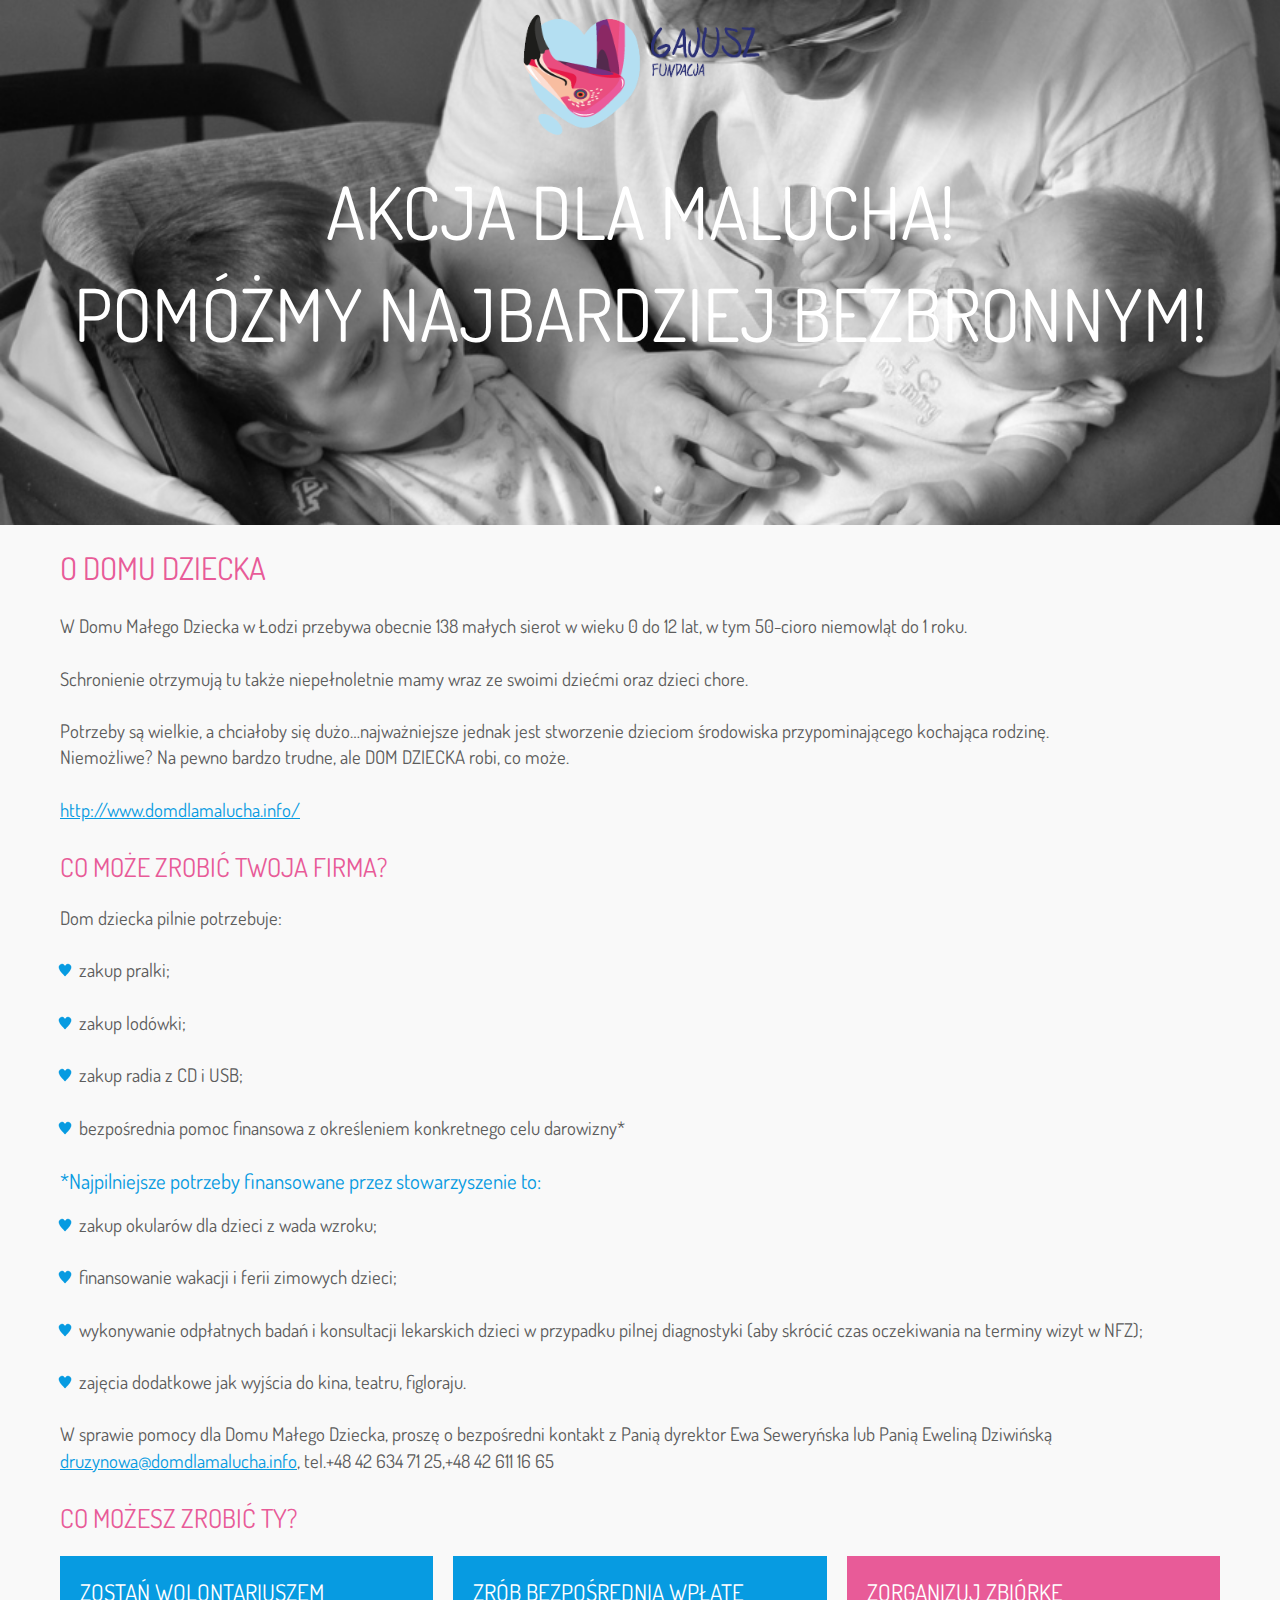
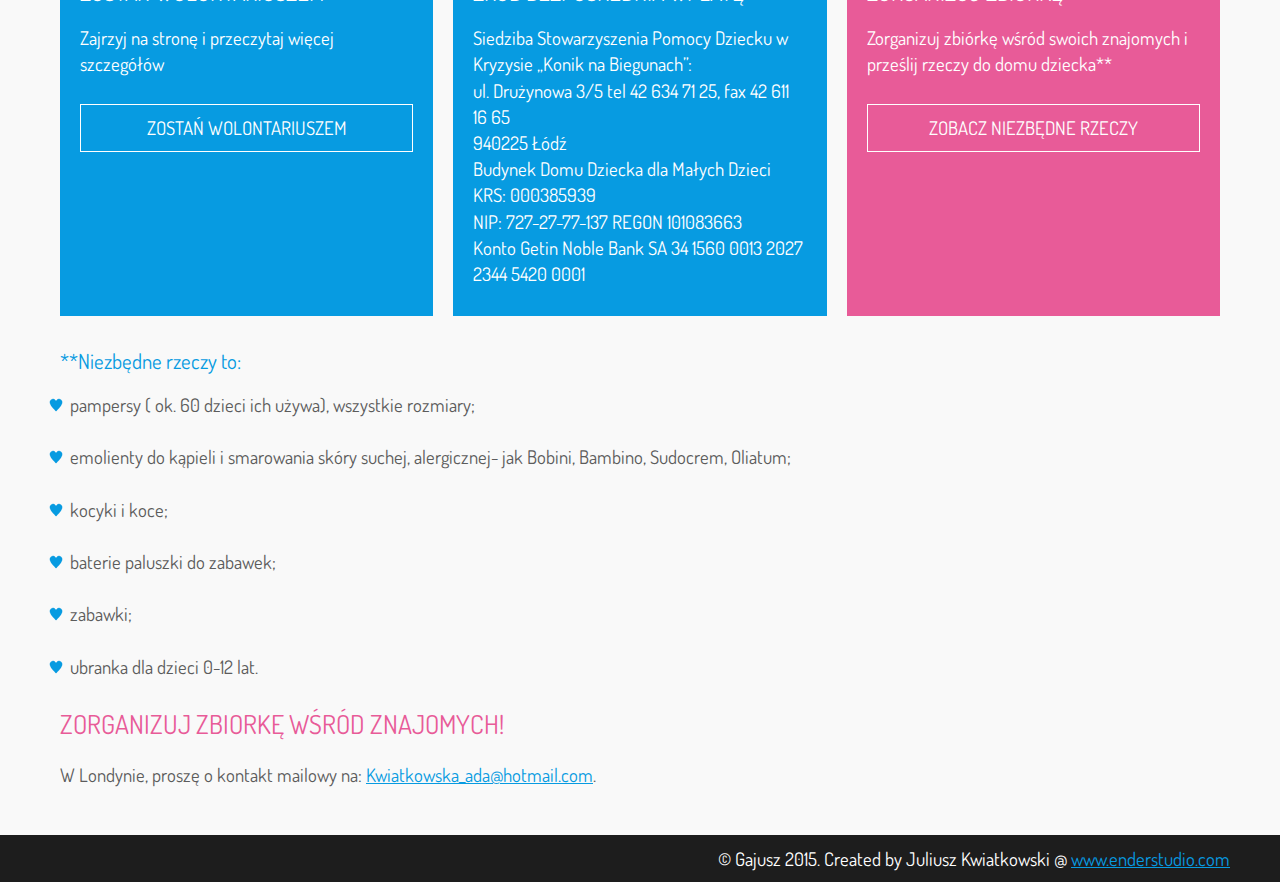
<file: dom-dziecka.html>
<!DOCTYPE html> 
<html> 
	<head> 
	<title>Hospicjum dla dzieci w Łodzi - Fundacja Gajusz Łódź</title>
    <meta charset="UTF-8">
	<meta name="Description" content="Hospicjum dla dzieci w Łodzi prowadzone przez fundację Gajusz - zobacz jak pomagamy dzieciom i jak Ty możesz pomóc - Fundacja Gajusz Łódź">
    <meta name="Keywords" content="hospicjum, hospicjum dla dzieci, hospicjum łódź, hospicjum dla dzieci w Łodzi, hospicjum dla dzieci łódź, łódzkie hospicjum dla dzieci, fundacja gajusz, hospicjum gajusz, hospicjum gajusz łódź">
	<meta name="author" content="Juliusz Kwiatkowski">
	<meta http-equiv="X-UA-Compatible" content="IE=Edge"/>
    <meta name="viewport" content="width=device-width, initial-scale=1.0"/>
    <meta name="format-detection" content="telephone=no"/>
    <meta name="HandheldFriendly" content="True"/>
    <link href="http://fonts.googleapis.com/css?family=Dosis:400,500,600,700&amp;subset=latin,latin-ext" rel="stylesheet" type="text/css">
    <link rel="stylesheet" href="css/reset.css" />
    <link rel="stylesheet" href="css/unsemantic-grid-responsive.css"/>
    <link rel="stylesheet" href="css/justifiedGallery.min.css"/>
    <link rel="stylesheet" href="css/swipebox.min.css"/>
    <link rel="stylesheet" href="css/main.css" />
    <link rel="stylesheet" href="css/media.css" />
	<script src="js/jquery.min.js"></script>
	<script src="js/jquery.justifiedGallery.min.js"></script>
    <script src="js/jquery.swipebox.min.js"></script>
    <script src="js/main.js"></script>
</head> 
<body>
    <ul id="mobile-menu" class="mobile-menu mobile-grid-100 grid-parent hide-on-desktop">
        <li class="mobile-grid-100 grid-parent"><a class="mobile-grid-100 grid-parent" href="index.html">O AKCJI</a></li>
        <li class="mobile-grid-100 grid-parent"><a class="mobile-grid-100 grid-parent" href="fundacja.html">O FUNDACJI</a></li>
        <li class="mobile-grid-100 grid-parent"><a class="mobile-grid-100 grid-parent selected" href="dom-dziecka.html">O DOMU DZIECKA</a></li>   
        <li class="mobile-grid-100 grid-parent"><a class="mobile-grid-100 grid-parent" href="kartki.html">KARTKI</a></li>  
    </ul>
    <div class="grid-100 mobile-grid-100 grid-parent header-big">
    	<a href="index.html">Fundacja Gajusz</a>
    </div>
	<header class="grid-100 mobile-grid-100 grid-parent">
		<div class="grid-30 mobile-grid-30 grid-parent logo">	
        	<a href="index.html">Fundacja Gajusz</a>&nbsp;
        </div>
        <div class="grid-70 mobile-grid-70 grid-parent menu-main">
        	<ul class="menu-main-area-icons">
        		<li class="hide-on-desktop"><a id="mobile-menu-icon" class="menu" href="#">Menu</a></li>
            </ul>
        	<nav class="hide-on-mobile">
            	<a href="index.html">O AKCJI</a>
                <a href="fundacja.html">O FUNDACJI</a>
                <a href="dom-dziecka.html" class="selected">O DOMU DZIECKA</a>
                <a href="kartki.html">KARTKI</a> 
            </nav>
        </div>
    </header>
    <section class="grid-100 mobile-grid-100 grid-parent intro-box">
    	<h1 class="grid-100 mobile-grid-100">Akcja dla Malucha!<br/>Pomóżmy najbardziej bezbronnym!</h1>
    </section>
    <section class="grid-100 mobile-grid-100">
    	<div class="grid-100 mobile-grid-100 grid-container">
        	<div class="grid-100 mobile-grid-100">
                <h1>O Domu Dziecka</h1>
                <p>W Domu Małego Dziecka w Łodzi przebywa obecnie 138 małych sierot w wieku 0 do 12 lat, w tym 50-cioro niemowląt do 1 roku.</p>
                <p>Schronienie otrzymują tu także niepełnoletnie mamy wraz ze swoimi dziećmi oraz dzieci chore.</p>
                <p>Potrzeby są wielkie, a chciałoby się dużo…najważniejsze jednak jest stworzenie dzieciom środowiska przypominającego kochająca rodzinę. <br/>Niemożliwe? Na pewno bardzo trudne, ale DOM DZIECKA robi, co może.</p>
                <p><a href="http://www.domdlamalucha.info/" target="_blank">http://www.domdlamalucha.info/</a></p>
            </div>
        	<div class="grid-100 mobile-grid-100 grid-parent">
	            <div class="grid-100 mobile-grid-100">
                	<h2>Co może zrobić Twoja firma?</h2>
                    <p>Dom dziecka pilnie potrzebuje:</p>
					<ul>
                    	<li>zakup pralki;</li>
                        <li>zakup lodówki;</li>
                        <li>zakup radia z CD i USB;</li>
                        <li>bezpośrednia pomoc finansowa z określeniem konkretnego celu darowizny*</li>
                    </ul>
                    <h4>*Najpilniejsze potrzeby finansowane  przez stowarzyszenie to:</h4>
                    <ul>
                    	<li>zakup okularów dla dzieci z wada wzroku;</li>
                        <li>finansowanie wakacji i ferii zimowych dzieci;</li>
                        <li>wykonywanie odpłatnych badań i konsultacji lekarskich dzieci  w przypadku pilnej diagnostyki (aby skrócić czas oczekiwania na terminy wizyt w NFZ);</li>
                        <li>zajęcia dodatkowe jak wyjścia do kina, teatru, figloraju.</li>
                     </ul>
                     <p>W sprawie pomocy dla Domu Małego Dziecka, proszę o bezpośredni kontakt z Panią dyrektor Ewa Seweryńska lub Panią Eweliną Dziwińską<br/><a href="mailto:druzynowa@domdlamalucha.info">druzynowa@domdlamalucha.info</a>,  tel.+48 42 634 71 25,+48 42 611 16 65</p>
                </div>
                <div class="grid-100 mobile-grid-100 grid-parent">
                	<div class="grid-100 mobile-grid-100">
	                	<h2>Co możesz zrobić Ty?</h2>
                    </div>
                    <div class="grid-33 mobile-grid-100">
                        <div class="grid-100 mobile-grid-100 dom-dziecka-opcje">
                            <div class="grid-100 mobile-grid-100">
                            	<h3>ZOSTAŃ WOLONTARIUSZEM</h3>
                                <p>Zajrzyj na stronę i przeczytaj więcej szczegółów</p>
                                <a class="grid-100 mobile-grid-100 button-link" href="http://www.domdlamalucha.info/index.php?go=11" target="_blank">Zostań wolontariuszem
                                </a>
                            </div>
                        </div>
                    </div>
                    <div class="grid-33 mobile-grid-100">
                        <div class="grid-100 mobile-grid-100 dom-dziecka-opcje">
                            <div class="grid-100 mobile-grid-100">
                            	<h3>zrób bezpośrednia wpłatę</h3>
                                <p>Siedziba Stowarzyszenia Pomocy Dziecku w Kryzysie „Konik na Biegunach”:<br/>
                                ul. Drużynowa 3/5 tel 42 634 71 25, fax 42 611 16 65<br/>
                                940225 Łódź<br/>Budynek Domu Dziecka dla Małych Dzieci<br/>
                                KRS: 000385939<br/>NIP: 727-27-77-137 REGON 101083663<br/>
                                Konto Getin Noble Bank SA 34 1560 0013 2027 2344 5420 0001</p>
							</div>
                        </div>
                    </div>
                    <div class="grid-33 mobile-grid-100">
                        <div class="grid-100 mobile-grid-100 dom-dziecka-opcje ostatnia">
                            <div class="grid-100 mobile-grid-100">
                                <h3>zorganizuj zbiórkę</h3>
                                <p>Zorganizuj zbiórkę wśród swoich znajomych i prześlij rzeczy do domu dziecka**</p>
								<a class="grid-100 mobile-grid-100 button-link" href="#rzeczy" target="_blank">Zobacz Niezbędne rzeczy
                                </a>
                    		</div>
                    	</div>
                    </div>
                    <div class="grid-100 mobile-grid-100">
                        <h4 id="rzeczy">**Niezbędne rzeczy to:</h4>
                        <ul class="grid-100 mobile-grid-100">
                            <li>pampersy ( ok. 60 dzieci ich używa), wszystkie rozmiary;</li>
                            <li>emolienty do kąpieli i smarowania skóry suchej, alergicznej- jak Bobini, Bambino, Sudocrem, Oliatum;</li>
                            <li>kocyki  i koce;</li>
                            <li>baterie paluszki do zabawek;</li>
                            <li>zabawki;</li>
                            <li>ubranka dla dzieci 0-12 lat.</li>
                         </ul>
                	</div>
                </div>
            </div>
            <div class="grid-100 mobile-grid-100">
	            <h2>Zorganizuj zbiorkę wśród znajomych!</h2>
				<p>W Londynie, proszę o kontakt  mailowy na: <a href="mailto:Kwiatkowska_ada@hotmail.com">Kwiatkowska_ada@hotmail.com</a>.</p>
             </div>
        </div>
    </section>
    <footer class="grid-100 mobile-grid-100">
    	<div class="grid-100 mobile-grid-100 grid-container">
        	<p>&copy; Gajusz 2015. Created by Juliusz Kwiatkowski @ <a href="http://www.enderstudio.com">www.enderstudio.com</a></p>
       	</div>
    </footer>
</body>
</html>
</file>
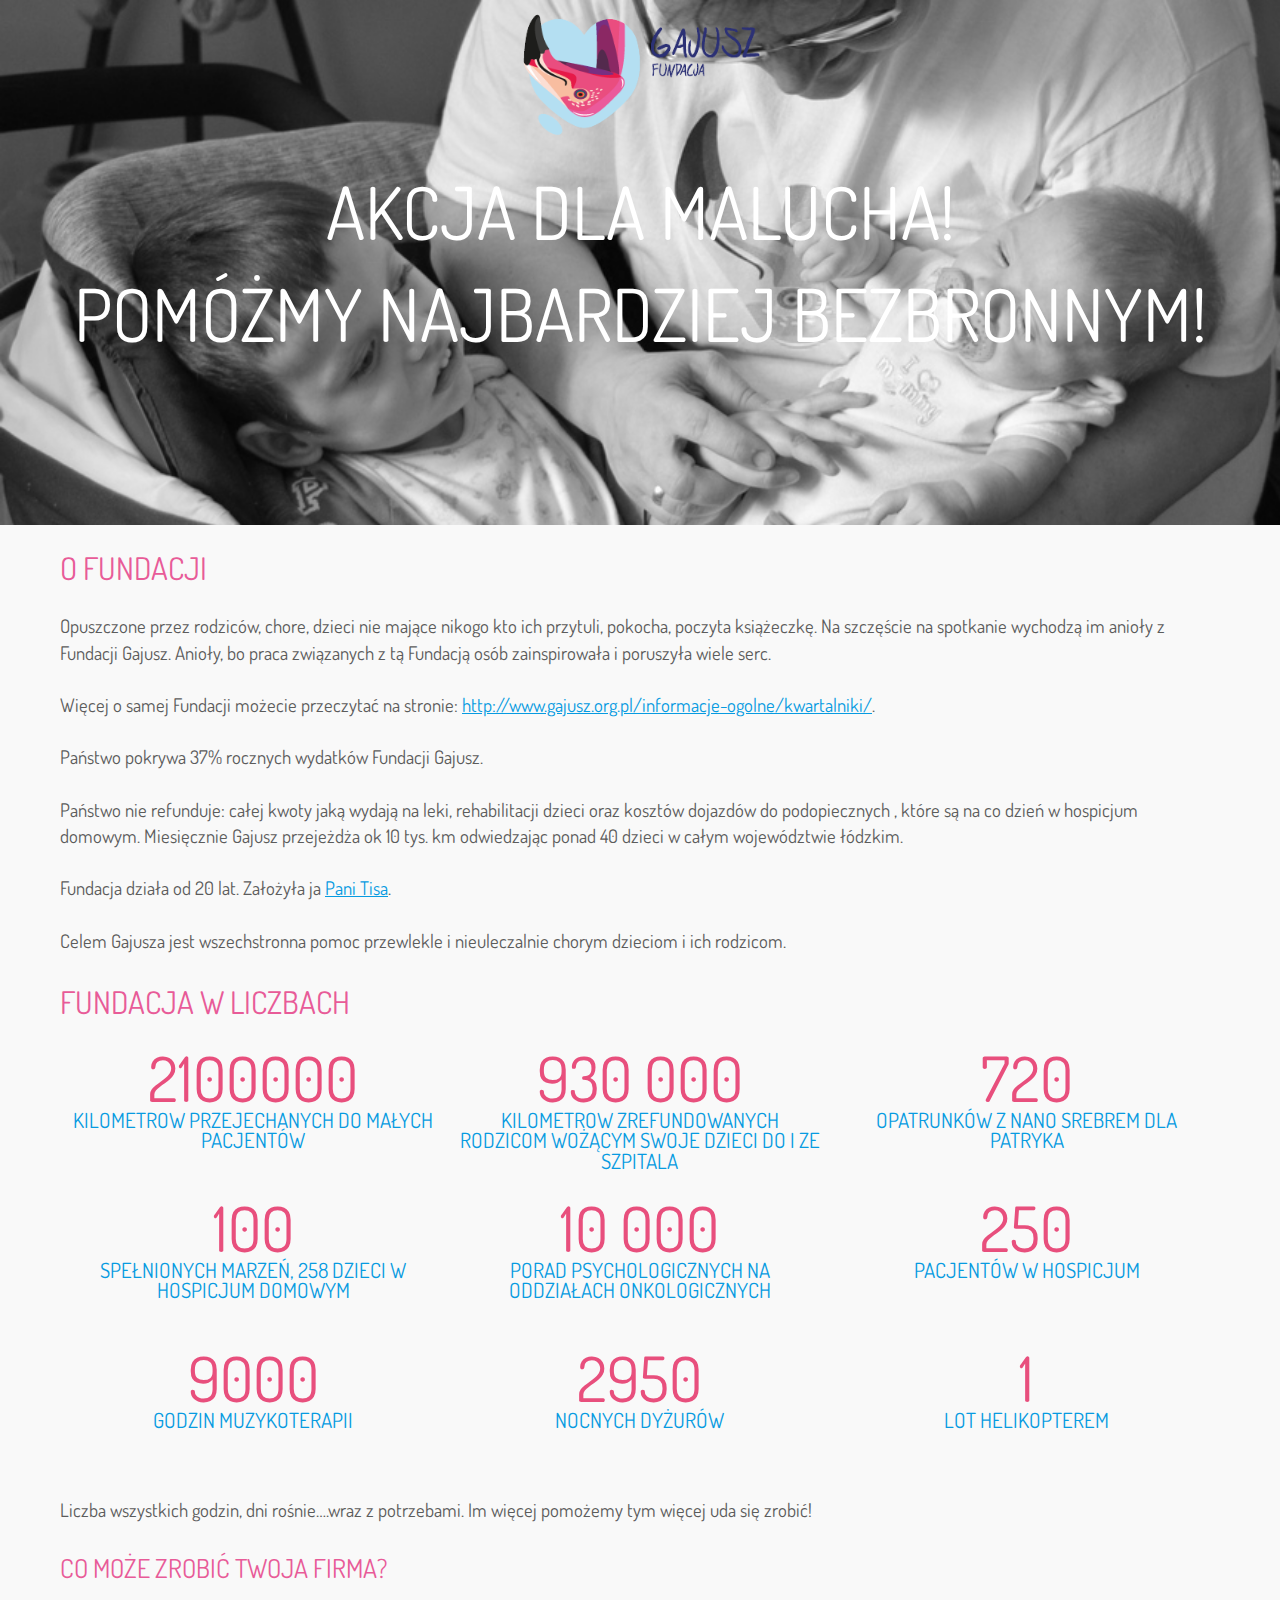
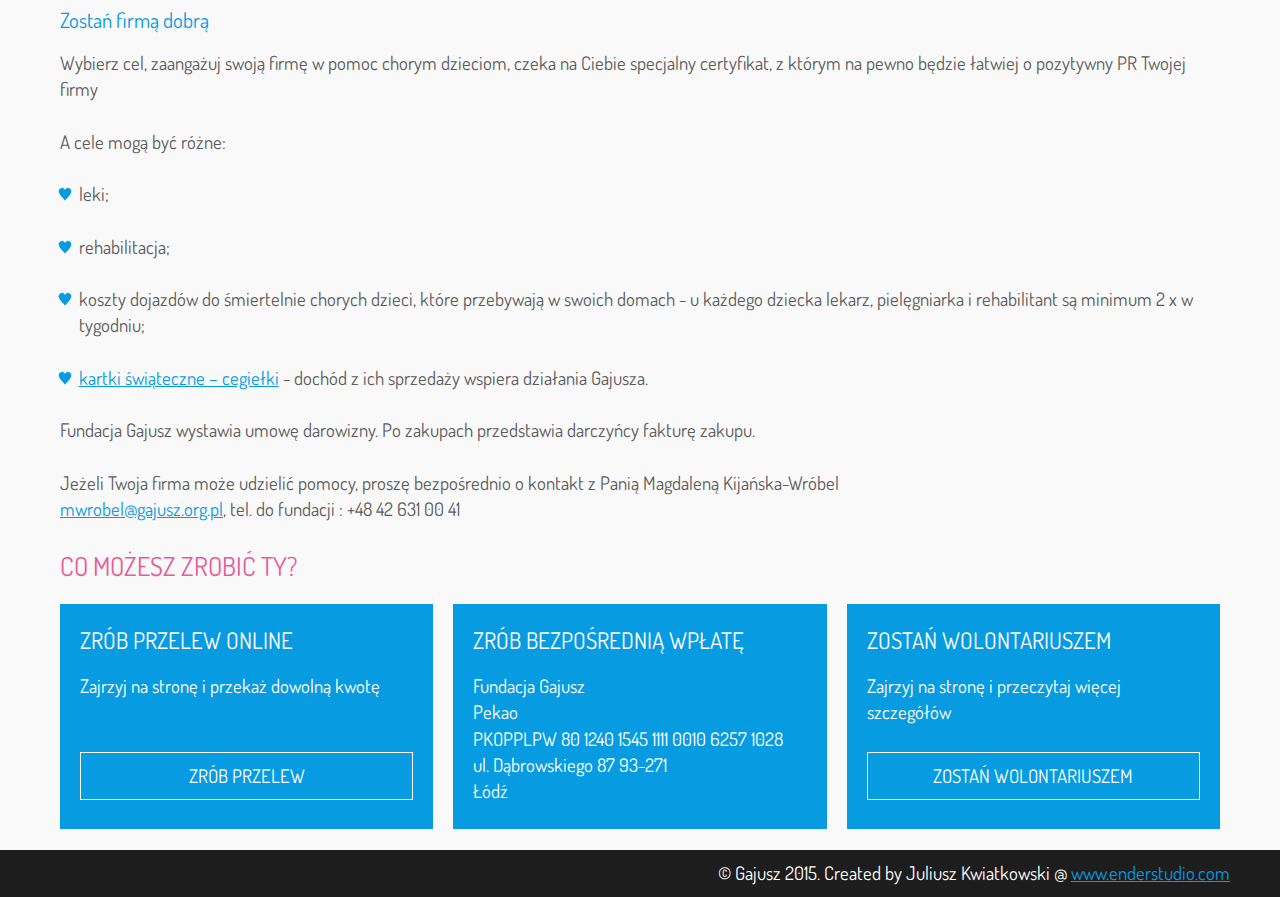
<file: fundacja.html>
<!DOCTYPE html> 
<html> 
	<head> 
	<title>Hospicjum dla dzieci w Łodzi - Fundacja Gajusz Łódź</title>
    <meta charset="UTF-8">
	<meta name="Description" content="Hospicjum dla dzieci w Łodzi prowadzone przez fundację Gajusz - zobacz jak pomagamy dzieciom i jak Ty możesz pomóc - Fundacja Gajusz Łódź">
    <meta name="Keywords" content="hospicjum, hospicjum dla dzieci, hospicjum łódź, hospicjum dla dzieci w Łodzi, hospicjum dla dzieci łódź, łódzkie hospicjum dla dzieci, fundacja gajusz, hospicjum gajusz, hospicjum gajusz łódź">
	<meta name="author" content="Juliusz Kwiatkowski">
	<meta http-equiv="X-UA-Compatible" content="IE=Edge"/>
    <meta name="viewport" content="width=device-width, initial-scale=1.0"/>
    <meta name="format-detection" content="telephone=no"/>
    <meta name="HandheldFriendly" content="True"/>
    <link href="http://fonts.googleapis.com/css?family=Dosis:400,500,600,700&amp;subset=latin,latin-ext" rel="stylesheet" type="text/css">
    <link rel="stylesheet" href="css/reset.css" />
    <link rel="stylesheet" href="css/unsemantic-grid-responsive.css"/>
    <link rel="stylesheet" href="css/justifiedGallery.min.css"/>
    <link rel="stylesheet" href="css/swipebox.min.css"/>
    <link rel="stylesheet" href="css/main.css" />
    <link rel="stylesheet" href="css/media.css" />
	<script src="js/jquery.min.js"></script>
	<script src="js/jquery.justifiedGallery.min.js"></script>
    <script src="js/jquery.swipebox.min.js"></script>
    <script src="js/main.js"></script>
</head> 
<body>
    <ul id="mobile-menu" class="mobile-menu mobile-grid-100 grid-parent hide-on-desktop">
        <li class="mobile-grid-100 grid-parent"><a class="mobile-grid-100 grid-parent" href="index.html">O AKCJI</a></li>
        <li class="mobile-grid-100 grid-parent"><a class="mobile-grid-100 grid-parent selected" href="fundacja.html">O FUNDACJI</a></li>
        <li class="mobile-grid-100 grid-parent"><a class="mobile-grid-100 grid-parent" href="dom-dziecka.html">O DOMU DZIECKA</a></li>  
        <li class="mobile-grid-100 grid-parent"><a class="mobile-grid-100 grid-parent" href="kartki.html">KARTKI</a></li>   
    </ul>
    <div class="grid-100 mobile-grid-100 grid-parent header-big">
    	<a href="index.html">Fundacja Gajusz</a>
    </div>
	<header class="grid-100 mobile-grid-100 grid-parent">
		<div class="grid-30 mobile-grid-30 grid-parent logo">	
        	<a href="index.html">Fundacja Gajusz</a>&nbsp;
        </div>
        <div class="grid-70 mobile-grid-70 grid-parent menu-main">
        	<ul class="menu-main-area-icons">
        		<li class="hide-on-desktop"><a href="#" id="mobile-menu-icon" class="menu">Menu</a></li>
            </ul>
        	<nav class="hide-on-mobile">
            	<a href="index.html">O AKCJI</a>
                <a href="fundacja.html" class="selected">O FUNDACJI</a>
                <a href="dom-dziecka.html">O DOMU DZIECKA</a>
                <a href="kartki.html">KARTKI</a> 
            </nav>
        </div>
    </header>
    <section class="grid-100 mobile-grid-100 grid-parent intro-box">
    	<h1 class="grid-100 mobile-grid-100">Akcja dla Malucha!<br/>Pomóżmy najbardziej bezbronnym!</h1>
    </section>
    <section class="grid-100 mobile-grid-100">
    	<div class="grid-100 mobile-grid-100 grid-container">
	        <div class="grid-100 mobile-grid-100">
                <h1>O Fundacji</h1>
                 <p>Opuszczone przez rodziców, chore, dzieci nie mające nikogo kto ich przytuli, pokocha, poczyta książeczkę.  Na szczęście na spotkanie wychodzą im anioły z  Fundacji Gajusz. Anioły, bo praca związanych z tą Fundacją osób zainspirowała i poruszyła wiele serc.</p>
                <p>Więcej o samej Fundacji możecie przeczytać na stronie: <a href="http://www.gajusz.org.pl/informacje-ogolne/kwartalniki/" target="_blank">http://www.gajusz.org.pl/informacje-ogolne/kwartalniki/</a>.</p>
                <p>Państwo pokrywa 37% rocznych wydatków Fundacji Gajusz.</p>
                <p>Państwo nie refunduje: całej kwoty jaką wydają na leki, rehabilitacji dzieci oraz kosztów dojazdów do podopiecznych , które są na co dzień w hospicjum domowym. Miesięcznie Gajusz przejeżdża ok 10 tys. km odwiedzając ponad 40 dzieci  w całym województwie łódzkim.</p>
                <p>Fundacja działa od 20 lat. Założyła ja <a href="http://ciekawostki-abc-rodziny.pl/news-tisa-zawrocka-kwiatkowska-prezeska-fundacji-gajusz-splacam-d,nId,1832485" target="_blank">Pani Tisa</a>.</p>
                <p>Celem Gajusza jest wszechstronna pomoc przewlekle i nieuleczalnie chorym dzieciom i ich rodzicom.</p>
                <h1>Fundacja w liczbach</h1>
                <div class="grid-100 mobile-grid-100 grid-parent fundacja-w-liczbach">
                    <div class="grid-33 mobile-grid-100 numer-box">
                        <h3>2100000</h3>
                        <h4>kilometrow przejechanych do Małych Pacjentów</h4>
                    </div>
                    <div class="grid-33 mobile-grid-100 numer-box">
                        <h3>930 000</h3>
                        <h4>kilometrow zrefundowanych rodzicom wożącym swoje dzieci do i ze szpitala</h4>
                    </div>
                    <div class="grid-33 mobile-grid-100 numer-box">
                        <h3>720</h3>
                        <h4>opatrunków z Nano srebrem dla Patryka</h4>
                    </div>
                    <div class="grid-33 mobile-grid-100 numer-box">
                        <h3>100</h3>
                        <h4>spełnionych marzeń, 258 dzieci w hospicjum domowym</h4>
                    </div>
                    <div class="grid-33 mobile-grid-100 numer-box">
                        <h3>10 000</h3>
                        <h4>porad psychologicznych na oddziałach onkologicznych</h4>
                    </div>
                    <div class="grid-33 mobile-grid-100 numer-box">
                        <h3>250</h3>
                        <h4>pacjentów w hospicjum</h4>
                    </div>
               
                    <div class="grid-33 mobile-grid-100 numer-box">
                        <h3>9000</h3>
                        <h4>godzin muzykoterapii</h4>
                    </div>
                    <div class="grid-33 mobile-grid-100 numer-box">
                        <h3>2950</h3>
                        <h4>nocnych dyżurów</h4>
                    </div>
                    <div class="grid-33 mobile-grid-100 numer-box">
                        <h3>1</h3>
                        <h4>lot helikopterem</h4>
                    </div>
                </div>
                <p>Liczba wszystkich godzin, dni rośnie….wraz z potrzebami. Im więcej pomożemy tym więcej uda się zrobić!</p>
            </div>
	        <div class="grid-100 mobile-grid-100">
                <h2>Co może zrobić Twoja firma?</h2>
                <h3>Zostań firmą dobrą</h3>
                <p>Wybierz cel, zaangażuj swoją firmę w pomoc chorym dzieciom, czeka na Ciebie specjalny certyfikat, z którym na pewno będzie łatwiej o pozytywny PR Twojej firmy</p>
                <p>A cele mogą być różne:</p>
                <ul>
                    <li>leki;</li>
                    <li>rehabilitacja;</li>
                    <li>koszty dojazdów do śmiertelnie chorych dzieci, które przebywają w swoich domach - u każdego dziecka lekarz, pielęgniarka i rehabilitant są minimum 2 x w tygodniu;</li>
                    <li><a href="kartki.html">kartki świąteczne – cegiełki</a> - dochód z ich sprzedaży wspiera działania Gajusza.</li>
                 </ul>
                 <p>Fundacja Gajusz wystawia umowę darowizny. Po zakupach przedstawia darczyńcy fakturę zakupu.</p>
                 <p>Jeżeli Twoja firma może udzielić pomocy, proszę bezpośrednio o kontakt z Panią Magdaleną Kijańska-Wróbel<br/>
<a href="mailto:mwrobel@gajusz.org.pl">mwrobel@gajusz.org.pl</a>, tel. do fundacji : +48 42 631 00 41</p>
            </div>
            <div class="grid-100 mobile-grid-100 grid-parent">
				<div class="grid-100 mobile-grid-100 ">
                	<h2>Co możesz zrobić Ty?</h2>
	            </div>
                <div class="grid-33 mobile-grid-100">
                	<div class="grid-100 mobile-grid-100 fundacja-opcje">
                    	<div class="grid-100 mobile-grid-100">
                            <h3>Zrób przelew online</h3>
                            <p>Zajrzyj na stronę i przekaż dowolną kwotę<br/><br/></p>
                            <a class="grid-100 mobile-grid-100 button-link" href="http://www.gajusz.org.pl/formularz-pomoc/" target="_blank">
                                Zrób przelew
                            </a>
                    	</div>
            		</div>
                </div>
                <div class="grid-33 mobile-grid-100">
	                <div class="grid-100 mobile-grid-100 fundacja-opcje">
                    	<div class="grid-100 mobile-grid-100">
                            <h3>ZRÓB BEZPOŚREDNIĄ WPŁATĘ</h3>
                            <p>Fundacja Gajusz<br/>Pekao<br/>PKOPPLPW 80 1240 1545 1111 0010 6257 1028<br/>ul. Dąbrowskiego 87 93-271<br/>Łódź</p>
                    	</div>
            		</div>
                 </div>
                 <div class="grid-33 mobile-grid-100">
                 	<div class="grid-100 mobile-grid-100 fundacja-opcje">
                    	<div class="grid-100 mobile-grid-100">
                            <h3>Zostań wolontariuszem</h3>
                            <p>Zajrzyj na stronę i przeczytaj więcej szczegółów</p>
                            <a class="grid-100 mobile-grid-100 button-link" href="http://www.gajusz.org.pl/dla-pomagajacych/zostan-wolontariuszem/" target="_blank">
                                Zostań wolontariuszem
                            </a>
                    	</div>
            		</div>
                </div>
            </div>
        </div>
    </section>
    <footer class="grid-100 mobile-grid-100">
    	<div class="grid-100 mobile-grid-100 grid-container">
        	<p>&copy; Gajusz 2015. Created by Juliusz Kwiatkowski @ <a href="http://www.enderstudio.com">www.enderstudio.com</a></p>
       	</div>
    </footer>
</body>
</html>
</file>
<file: css/main.css>
body{ 
	font-family: 'Dosis', sans-serif;
  	background:#fff;
	font-size:0.65em;
}
p{
	font-family: 'Dosis', sans-serif;
	font-size:1.8em;
	line-height:1.4em;
	padding-bottom:1.4em;
	color:#5c5c5c;
}
strong{ font-weight:600; }
.clear{ clear:both; }
h1, h2, h3, h4{
	font-family: 'Dosis', sans-serif;
    font-weight: 400;	
	line-height:1.4em;
	padding-bottom:0.75em;
	color:#e84f7d;
}

a, a:visited{ color:#079be1; }
a:hover{ color:#079be1; text-decoration:underline; }
.intro-box{
	background:url("../images/top-bg.png") no-repeat top left; 
	background-size:cover;
}
.intro-box h1{ font-size:7em; color:#fff; text-align:center; padding:140px 0; }
.grid-container{ max-width:1200px; }
header{ 
	height:80px; background:#fff; 
	opacity: 0;
	filter: alpha(opacity=0);
    -webkit-transition: opacity .15s ease-in-out;
    -moz-transition: opacity .15s ease-in-out;
    -ms-transition: opacity .15s ease-in-out;
    -o-transition: opacity .15s ease-in-out;
    transition: opacity .15s ease-in-out;
    width: 100%;
    position: fixed;
    left: 0;
    top: 0;
    z-index: 10;
	-webkit-box-shadow: 0 1px 2px #888 !important;
    -moz-box-shadow: 0 1px 2px #888 !important;
    box-shadow: 0 1px 2px #888 !important;
}
header.visible {
    zoom: 1;
    filter: alpha(opacity=100);
    opacity: 1;
    -webkit-transition: opacity .15s ease-in-out;
    -moz-transition: opacity .15s ease-in-out;
    -ms-transition: opacity .15s ease-in-out;
    -o-transition: opacity .15s ease-in-out;
    transition: opacity .15s ease-in-out;
}
header .logo{ position:relative; }
header .logo a{ background:url("../images/gajusz_logo.png")  no-repeat center left; font-size:0; width:263px; height:149px; float:left;  position:absolute; background-size:cover; }
.header-big a{ background:url("../images/gajusz_logo.png")  no-repeat center center; font-size:0; top:0px; padding:0; width:263px; height:149px; float:left;  position:absolute; background-size:cover; left:50%; margin-left:-131.5px;} 
.menu-main, .menu-main nav, .menu-main .menu-main-area-icons{ float:right; }
.menu-main, .menu-main nav li{
	height:80px; 
	line-height:80px;
	float:left;
}
.menu-main nav a {
	height:80px; 
	line-height:80px;
	float:left;
	padding:0 10px;
	color:#fff;
	text-decoration:none;
	font-size:1.6em;
	font-family: 'Dosis', sans-serif;
	color:#079be1;
}
.menu-main nav a:hover, .menu-main nav a.selected {
	background:#079be1;
	color:#fff;
}
.menu-main .menu-main-area-icons li{
	height:70px; 
	float:left;
}
.menu-main .menu-main-area-icons li a {
	float:left;
	margin:15px 10px;
	width:38px;
	height:38px;
	border:1px solid #079be1;
	font-size:0;
}
.menu-main .menu-main-area-icons li a{ background:url("../images/menu.png") no-repeat center center;  border-color:#079be1; }
.menu-main .menu-main-area-icons li a:hover{ background:#079be1 url("../images/menu-hover.png") no-repeat center center; }
section{ padding:2em 0; background:#f9f9f9; }
section h1{ color:#e85b98; font-size:3em; margin:0; text-transform:uppercase; }
section h1 a{ color:#e85b98; text-decoration:none; }
section h2{ color:#e85b98; font-size:2.5em; text-transform:uppercase; }
section h3, section h4{ color:#079be1; font-size:2em; }
.fundacja-w-liczbach h3, .fundacja-w-liczbach h4{
	font-family: 'Dosis', sans-serif;
	text-align:center;
	font-size:6em;
    font-weight: 400;	
	line-height:1em;
	padding:0;
	color:#e84f7d;
	text-transform:uppercase;
}
.fundacja-w-liczbach .numer-box{ height:150px; }
.fundacja-w-liczbach h4{ font-size:2em; color:#079be1; }
.fundacja-opcje, .dom-dziecka-opcje{
	background:#079be1;
	padding:20px 10px;
	height:225px;
}
.dom-dziecka-opcje.ostatnia {
	background:#e85b98;
}
.dom-dziecka-opcje{ height:360px; margin-bottom:3em; }
.fundacja-opcje h3, .fundacja-opcje p, .dom-dziecka-opcje h3, .dom-dziecka-opcje p{ color:#fff; border-color:#fff; }
.fundacja-opcje h3, .dom-dziecka-opcje h3{ font-size:2.2em; text-transform:uppercase; }
section ul{
	list-style-image: url("../images/h-list.png");
	font-family: 'Dosis', sans-serif;
	font-size:1.8em;
	color:#5c5c5c;
	padding:0 0 0 1em;
}
section ul li{
	padding:0;
	line-height:1.4em;
	padding-bottom:1.4em;
}
button, a.button-link{ 	font-family: 'Dosis', sans-serif; height:48px; padding:0; line-height:46px; border:1px solid #079be1; color:#079be1; background:none; cursor:pointer; text-transform:uppercase; }
button:hover, a.button-link:hover{ background:#079be1; border:1px solid #079be1; color:#fff; }
a.button-link{ float:left; text-align:center; font-size:1.8em; height:48px!important; padding:0 10px; text-decoration:none;}
.fundacja-opcje a.button-link, .dom-dziecka-opcje a.button-link{ border:1px solid #fff; color:#fff; }
.fundacja-opcje a.button-link:hover, .dom-dziecka-opcje a.button-link:hover{ background:#fff; border:1px solid #fff; color:#079be1; }
.dom-dziecka-opcje.ostatnia a.button-link:hover{ color:#e85b98; }
footer{ padding:1em 0; background:#1d1d1d; color:#fff;  }
footer h2, footer p{ color:#fff; padding:0; text-align:right; }
footer h2{ padding-top:1em; }
</file>
<file: css/media.css>
/* Landscape phones and down */
@media (max-width: 767px) {
	section p, section ul, section ul li{ font-size:1.4m; } 
	footer p{ font-size:1.2em; } 
	section h1{ font-size:2em; margin:0; text-transform:uppercase; }
	section h2{ color:#e85b98; font-size:1.75em; }
	.mobile-menu{ 
		position:fixed; 
		top:70px;
		background:#373737;
		width:100%;
		display:none;
		z-index:9;
	}
	header{ height:70px; }
	.mobile-menu li{
		width:100%;
		float:left; 
	}
	.mobile-menu li a{
		height:40px; 
		line-height:40px;
		float:left;
		text-align:center;
		color:#fff;
		text-decoration:none;
		font-size:1.4em;
	}
	.mobile-menu li a:hover{
		color:#373737;
		background:#f3f3f3;
	}
	.intro-box h1{ font-size:3.25em; color:#fff; text-align:center; padding:100px 0; }
	.header-big a{ 
		background:url("../images/gajusz_logo.png")  no-repeat center center; 
		font-size:0; 
		top:-15px; 
		padding:0; 
		width:236px; 
		height:134px; 
		float:left;  
		position:absolute; 
		background-size:cover; 
		left:50%; 
		margin-left:-116.5px; 
	} 
	header .logo a{ 
		width:120px; height:70px; 
	}
	a.button-link{ margin-bottom:2em; }
}
</file>
<file: css/unsemantic-grid-responsive.css>
/* ============================================ */
/* This file has a mobile-to-desktop breakpoint */
/* ============================================ */
@media screen and (max-width: 767px) {
  @-ms-viewport {
    width: 320px;
}
}
.clear {
  clear: both;
  display: block;
  overflow: hidden;
  visibility: hidden;
  width: 0;
  height: 0;
}

.grid-container:before, .grid-5:before, .mobile-grid-5:before, .grid-10:before, .mobile-grid-10:before, .grid-15:before, .mobile-grid-15:before, .grid-20:before, .mobile-grid-20:before, .grid-25:before, .mobile-grid-25:before, .grid-30:before, .mobile-grid-30:before, .grid-35:before, .mobile-grid-35:before, .grid-40:before, .mobile-grid-40:before, .grid-45:before, .mobile-grid-45:before, .grid-50:before, .mobile-grid-50:before, .grid-55:before, .mobile-grid-55:before, .grid-60:before, .mobile-grid-60:before, .grid-65:before, .mobile-grid-65:before, .grid-70:before, .mobile-grid-70:before, .grid-75:before, .mobile-grid-75:before, .grid-80:before, .mobile-grid-80:before, .grid-85:before, .mobile-grid-85:before, .grid-90:before, .mobile-grid-90:before, .grid-95:before, .mobile-grid-95:before, .grid-100:before, .mobile-grid-100:before, .grid-33:before, .mobile-grid-33:before, .grid-66:before, .mobile-grid-66:before, .clearfix:before,
.grid-container:after,
.grid-5:after,
.mobile-grid-5:after,
.grid-10:after,
.mobile-grid-10:after,
.grid-15:after,
.mobile-grid-15:after,
.grid-20:after,
.mobile-grid-20:after,
.grid-25:after,
.mobile-grid-25:after,
.grid-30:after,
.mobile-grid-30:after,
.grid-35:after,
.mobile-grid-35:after,
.grid-40:after,
.mobile-grid-40:after,
.grid-45:after,
.mobile-grid-45:after,
.grid-50:after,
.mobile-grid-50:after,
.grid-55:after,
.mobile-grid-55:after,
.grid-60:after,
.mobile-grid-60:after,
.grid-65:after,
.mobile-grid-65:after,
.grid-70:after,
.mobile-grid-70:after,
.grid-75:after,
.mobile-grid-75:after,
.grid-80:after,
.mobile-grid-80:after,
.grid-85:after,
.mobile-grid-85:after,
.grid-90:after,
.mobile-grid-90:after,
.grid-95:after,
.mobile-grid-95:after,
.grid-100:after,
.mobile-grid-100:after,
.grid-33:after,
.mobile-grid-33:after,
.grid-66:after,
.mobile-grid-66:after,
.clearfix:after {
  content: ".";
  display: block;
  overflow: hidden;
  visibility: hidden;
  font-size: 0;
  line-height: 0;
  width: 0;
  height: 0;
}

.grid-container:after, .grid-5:after, .mobile-grid-5:after, .grid-10:after, .mobile-grid-10:after, .grid-15:after, .mobile-grid-15:after, .grid-20:after, .mobile-grid-20:after, .grid-25:after, .mobile-grid-25:after, .grid-30:after, .mobile-grid-30:after, .grid-35:after, .mobile-grid-35:after, .grid-40:after, .mobile-grid-40:after, .grid-45:after, .mobile-grid-45:after, .grid-50:after, .mobile-grid-50:after, .grid-55:after, .mobile-grid-55:after, .grid-60:after, .mobile-grid-60:after, .grid-65:after, .mobile-grid-65:after, .grid-70:after, .mobile-grid-70:after, .grid-75:after, .mobile-grid-75:after, .grid-80:after, .mobile-grid-80:after, .grid-85:after, .mobile-grid-85:after, .grid-90:after, .mobile-grid-90:after, .grid-95:after, .mobile-grid-95:after, .grid-100:after, .mobile-grid-100:after, .grid-33:after, .mobile-grid-33:after, .grid-66:after, .mobile-grid-66:after, .clearfix:after {
  clear: both;
}

.grid-container, .grid-5, .mobile-grid-5, .grid-10, .mobile-grid-10, .grid-15, .mobile-grid-15, .grid-20, .mobile-grid-20, .grid-25, .mobile-grid-25, .grid-30, .mobile-grid-30, .grid-35, .mobile-grid-35, .grid-40, .mobile-grid-40, .grid-45, .mobile-grid-45, .grid-50, .mobile-grid-50, .grid-55, .mobile-grid-55, .grid-60, .mobile-grid-60, .grid-65, .mobile-grid-65, .grid-70, .mobile-grid-70, .grid-75, .mobile-grid-75, .grid-80, .mobile-grid-80, .grid-85, .mobile-grid-85, .grid-90, .mobile-grid-90, .grid-95, .mobile-grid-95, .grid-100, .mobile-grid-100, .grid-33, .mobile-grid-33, .grid-66, .mobile-grid-66, .clearfix {
  /* <IE7> */
  *zoom: 1;
  /* </IE7> */
}

.grid-container {
  margin-left: auto;
  margin-right: auto;
  padding-left: 10px;
  padding-right: 10px;
}

.grid-5, .mobile-grid-5, .grid-10, .mobile-grid-10, .grid-15, .mobile-grid-15, .grid-20, .mobile-grid-20, .grid-25, .mobile-grid-25, .grid-30, .mobile-grid-30, .grid-35, .mobile-grid-35, .grid-40, .mobile-grid-40, .grid-45, .mobile-grid-45, .grid-50, .mobile-grid-50, .grid-55, .mobile-grid-55, .grid-60, .mobile-grid-60, .grid-65, .mobile-grid-65, .grid-70, .mobile-grid-70, .grid-75, .mobile-grid-75, .grid-80, .mobile-grid-80, .grid-85, .mobile-grid-85, .grid-90, .mobile-grid-90, .grid-95, .mobile-grid-95, .grid-100, .mobile-grid-100, .grid-33, .mobile-grid-33, .grid-66, .mobile-grid-66 {
  -moz-box-sizing: border-box;
  -webkit-box-sizing: border-box;
  box-sizing: border-box;
  padding-left: 10px;
  padding-right: 10px;
  /* <IE7> */
  *padding-left: 0;
  *padding-right: 0;
  /* </IE7> */
}
.grid-5 > *, .mobile-grid-5 > *, .grid-10 > *, .mobile-grid-10 > *, .grid-15 > *, .mobile-grid-15 > *, .grid-20 > *, .mobile-grid-20 > *, .grid-25 > *, .mobile-grid-25 > *, .grid-30 > *, .mobile-grid-30 > *, .grid-35 > *, .mobile-grid-35 > *, .grid-40 > *, .mobile-grid-40 > *, .grid-45 > *, .mobile-grid-45 > *, .grid-50 > *, .mobile-grid-50 > *, .grid-55 > *, .mobile-grid-55 > *, .grid-60 > *, .mobile-grid-60 > *, .grid-65 > *, .mobile-grid-65 > *, .grid-70 > *, .mobile-grid-70 > *, .grid-75 > *, .mobile-grid-75 > *, .grid-80 > *, .mobile-grid-80 > *, .grid-85 > *, .mobile-grid-85 > *, .grid-90 > *, .mobile-grid-90 > *, .grid-95 > *, .mobile-grid-95 > *, .grid-100 > *, .mobile-grid-100 > *, .grid-33 > *, .mobile-grid-33 > *, .grid-66 > *, .mobile-grid-66 > * {
  /* <IE7> */
  *margin-left: expression((!this.className.match(/grid-[1-9]/) && this.currentStyle.display === "block" && this.currentStyle.width === "auto") && "10px");
  *margin-right: expression((!this.className.match(/grid-[1-9]/) && this.currentStyle.display === "block" && this.currentStyle.width === "auto") && "10px");
  /* </IE7> */
}

.grid-parent {
  padding-left: 0;
  padding-right: 0;
}

@media screen and (max-width: 767px) {
  .mobile-push-5, .mobile-pull-5, .mobile-push-10, .mobile-pull-10, .mobile-push-15, .mobile-pull-15, .mobile-push-20, .mobile-pull-20, .mobile-push-25, .mobile-pull-25, .mobile-push-30, .mobile-pull-30, .mobile-push-35, .mobile-pull-35, .mobile-push-40, .mobile-pull-40, .mobile-push-45, .mobile-pull-45, .mobile-push-50, .mobile-pull-50, .mobile-push-55, .mobile-pull-55, .mobile-push-60, .mobile-pull-60, .mobile-push-65, .mobile-pull-65, .mobile-push-70, .mobile-pull-70, .mobile-push-75, .mobile-pull-75, .mobile-push-80, .mobile-pull-80, .mobile-push-85, .mobile-pull-85, .mobile-push-90, .mobile-pull-90, .mobile-push-95, .mobile-pull-95, .mobile-push-33, .mobile-pull-33, .mobile-push-66, .mobile-pull-66 {
    position: relative;
  }

  .hide-on-mobile {
    display: none !important;
  }

  .mobile-grid-5 {
    float: left;
    width: 5%;
    /* <IE7> */
    *width: expression(Math.floor(0.05 * (this.parentNode.offsetWidth - parseFloat(this.parentNode.currentStyle.paddingLeft) - parseFloat(this.parentNode.currentStyle.paddingRight))) + "px");
    /* </IE7> */
  }

  .mobile-prefix-5 {
    margin-left: 5%;
  }

  .mobile-suffix-5 {
    margin-right: 5%;
  }

  .mobile-push-5 {
    left: 5%;
    /* <IE7> */
    *left: expression(Math.floor(0.05 * (this.parentNode.offsetWidth - parseFloat(this.parentNode.currentStyle.paddingLeft) - parseFloat(this.parentNode.currentStyle.paddingRight))) + "px");
    /* </IE7> */
  }

  .mobile-pull-5 {
    left: -5%;
    /* <IE7> */
    *left: expression(Math.floor(-0.05 * (this.parentNode.offsetWidth - parseFloat(this.parentNode.currentStyle.paddingLeft) - parseFloat(this.parentNode.currentStyle.paddingRight))) + "px");
    /* </IE7> */
  }

  .mobile-grid-10 {
    float: left;
    width: 10%;
    /* <IE7> */
    *width: expression(Math.floor(0.1 * (this.parentNode.offsetWidth - parseFloat(this.parentNode.currentStyle.paddingLeft) - parseFloat(this.parentNode.currentStyle.paddingRight))) + "px");
    /* </IE7> */
  }

  .mobile-prefix-10 {
    margin-left: 10%;
  }

  .mobile-suffix-10 {
    margin-right: 10%;
  }

  .mobile-push-10 {
    left: 10%;
    /* <IE7> */
    *left: expression(Math.floor(0.1 * (this.parentNode.offsetWidth - parseFloat(this.parentNode.currentStyle.paddingLeft) - parseFloat(this.parentNode.currentStyle.paddingRight))) + "px");
    /* </IE7> */
  }

  .mobile-pull-10 {
    left: -10%;
    /* <IE7> */
    *left: expression(Math.floor(-0.1 * (this.parentNode.offsetWidth - parseFloat(this.parentNode.currentStyle.paddingLeft) - parseFloat(this.parentNode.currentStyle.paddingRight))) + "px");
    /* </IE7> */
  }

  .mobile-grid-15 {
    float: left;
    width: 15%;
    /* <IE7> */
    *width: expression(Math.floor(0.15 * (this.parentNode.offsetWidth - parseFloat(this.parentNode.currentStyle.paddingLeft) - parseFloat(this.parentNode.currentStyle.paddingRight))) + "px");
    /* </IE7> */
  }

  .mobile-prefix-15 {
    margin-left: 15%;
  }

  .mobile-suffix-15 {
    margin-right: 15%;
  }

  .mobile-push-15 {
    left: 15%;
    /* <IE7> */
    *left: expression(Math.floor(0.15 * (this.parentNode.offsetWidth - parseFloat(this.parentNode.currentStyle.paddingLeft) - parseFloat(this.parentNode.currentStyle.paddingRight))) + "px");
    /* </IE7> */
  }

  .mobile-pull-15 {
    left: -15%;
    /* <IE7> */
    *left: expression(Math.floor(-0.15 * (this.parentNode.offsetWidth - parseFloat(this.parentNode.currentStyle.paddingLeft) - parseFloat(this.parentNode.currentStyle.paddingRight))) + "px");
    /* </IE7> */
  }

  .mobile-grid-20 {
    float: left;
    width: 20%;
    /* <IE7> */
    *width: expression(Math.floor(0.2 * (this.parentNode.offsetWidth - parseFloat(this.parentNode.currentStyle.paddingLeft) - parseFloat(this.parentNode.currentStyle.paddingRight))) + "px");
    /* </IE7> */
  }

  .mobile-prefix-20 {
    margin-left: 20%;
  }

  .mobile-suffix-20 {
    margin-right: 20%;
  }

  .mobile-push-20 {
    left: 20%;
    /* <IE7> */
    *left: expression(Math.floor(0.2 * (this.parentNode.offsetWidth - parseFloat(this.parentNode.currentStyle.paddingLeft) - parseFloat(this.parentNode.currentStyle.paddingRight))) + "px");
    /* </IE7> */
  }

  .mobile-pull-20 {
    left: -20%;
    /* <IE7> */
    *left: expression(Math.floor(-0.2 * (this.parentNode.offsetWidth - parseFloat(this.parentNode.currentStyle.paddingLeft) - parseFloat(this.parentNode.currentStyle.paddingRight))) + "px");
    /* </IE7> */
  }

  .mobile-grid-25 {
    float: left;
    width: 25%;
    /* <IE7> */
    *width: expression(Math.floor(0.25 * (this.parentNode.offsetWidth - parseFloat(this.parentNode.currentStyle.paddingLeft) - parseFloat(this.parentNode.currentStyle.paddingRight))) + "px");
    /* </IE7> */
  }

  .mobile-prefix-25 {
    margin-left: 25%;
  }

  .mobile-suffix-25 {
    margin-right: 25%;
  }

  .mobile-push-25 {
    left: 25%;
    /* <IE7> */
    *left: expression(Math.floor(0.25 * (this.parentNode.offsetWidth - parseFloat(this.parentNode.currentStyle.paddingLeft) - parseFloat(this.parentNode.currentStyle.paddingRight))) + "px");
    /* </IE7> */
  }

  .mobile-pull-25 {
    left: -25%;
    /* <IE7> */
    *left: expression(Math.floor(-0.25 * (this.parentNode.offsetWidth - parseFloat(this.parentNode.currentStyle.paddingLeft) - parseFloat(this.parentNode.currentStyle.paddingRight))) + "px");
    /* </IE7> */
  }

  .mobile-grid-30 {
    float: left;
    width: 30%;
    /* <IE7> */
    *width: expression(Math.floor(0.3 * (this.parentNode.offsetWidth - parseFloat(this.parentNode.currentStyle.paddingLeft) - parseFloat(this.parentNode.currentStyle.paddingRight))) + "px");
    /* </IE7> */
  }

  .mobile-prefix-30 {
    margin-left: 30%;
  }

  .mobile-suffix-30 {
    margin-right: 30%;
  }

  .mobile-push-30 {
    left: 30%;
    /* <IE7> */
    *left: expression(Math.floor(0.3 * (this.parentNode.offsetWidth - parseFloat(this.parentNode.currentStyle.paddingLeft) - parseFloat(this.parentNode.currentStyle.paddingRight))) + "px");
    /* </IE7> */
  }

  .mobile-pull-30 {
    left: -30%;
    /* <IE7> */
    *left: expression(Math.floor(-0.3 * (this.parentNode.offsetWidth - parseFloat(this.parentNode.currentStyle.paddingLeft) - parseFloat(this.parentNode.currentStyle.paddingRight))) + "px");
    /* </IE7> */
  }

  .mobile-grid-35 {
    float: left;
    width: 35%;
    /* <IE7> */
    *width: expression(Math.floor(0.35 * (this.parentNode.offsetWidth - parseFloat(this.parentNode.currentStyle.paddingLeft) - parseFloat(this.parentNode.currentStyle.paddingRight))) + "px");
    /* </IE7> */
  }

  .mobile-prefix-35 {
    margin-left: 35%;
  }

  .mobile-suffix-35 {
    margin-right: 35%;
  }

  .mobile-push-35 {
    left: 35%;
    /* <IE7> */
    *left: expression(Math.floor(0.35 * (this.parentNode.offsetWidth - parseFloat(this.parentNode.currentStyle.paddingLeft) - parseFloat(this.parentNode.currentStyle.paddingRight))) + "px");
    /* </IE7> */
  }

  .mobile-pull-35 {
    left: -35%;
    /* <IE7> */
    *left: expression(Math.floor(-0.35 * (this.parentNode.offsetWidth - parseFloat(this.parentNode.currentStyle.paddingLeft) - parseFloat(this.parentNode.currentStyle.paddingRight))) + "px");
    /* </IE7> */
  }

  .mobile-grid-40 {
    float: left;
    width: 40%;
    /* <IE7> */
    *width: expression(Math.floor(0.4 * (this.parentNode.offsetWidth - parseFloat(this.parentNode.currentStyle.paddingLeft) - parseFloat(this.parentNode.currentStyle.paddingRight))) + "px");
    /* </IE7> */
  }

  .mobile-prefix-40 {
    margin-left: 40%;
  }

  .mobile-suffix-40 {
    margin-right: 40%;
  }

  .mobile-push-40 {
    left: 40%;
    /* <IE7> */
    *left: expression(Math.floor(0.4 * (this.parentNode.offsetWidth - parseFloat(this.parentNode.currentStyle.paddingLeft) - parseFloat(this.parentNode.currentStyle.paddingRight))) + "px");
    /* </IE7> */
  }

  .mobile-pull-40 {
    left: -40%;
    /* <IE7> */
    *left: expression(Math.floor(-0.4 * (this.parentNode.offsetWidth - parseFloat(this.parentNode.currentStyle.paddingLeft) - parseFloat(this.parentNode.currentStyle.paddingRight))) + "px");
    /* </IE7> */
  }

  .mobile-grid-45 {
    float: left;
    width: 45%;
    /* <IE7> */
    *width: expression(Math.floor(0.45 * (this.parentNode.offsetWidth - parseFloat(this.parentNode.currentStyle.paddingLeft) - parseFloat(this.parentNode.currentStyle.paddingRight))) + "px");
    /* </IE7> */
  }

  .mobile-prefix-45 {
    margin-left: 45%;
  }

  .mobile-suffix-45 {
    margin-right: 45%;
  }

  .mobile-push-45 {
    left: 45%;
    /* <IE7> */
    *left: expression(Math.floor(0.45 * (this.parentNode.offsetWidth - parseFloat(this.parentNode.currentStyle.paddingLeft) - parseFloat(this.parentNode.currentStyle.paddingRight))) + "px");
    /* </IE7> */
  }

  .mobile-pull-45 {
    left: -45%;
    /* <IE7> */
    *left: expression(Math.floor(-0.45 * (this.parentNode.offsetWidth - parseFloat(this.parentNode.currentStyle.paddingLeft) - parseFloat(this.parentNode.currentStyle.paddingRight))) + "px");
    /* </IE7> */
  }

  .mobile-grid-50 {
    float: left;
    width: 50%;
    /* <IE7> */
    *width: expression(Math.floor(0.5 * (this.parentNode.offsetWidth - parseFloat(this.parentNode.currentStyle.paddingLeft) - parseFloat(this.parentNode.currentStyle.paddingRight))) + "px");
    /* </IE7> */
  }

  .mobile-prefix-50 {
    margin-left: 50%;
  }

  .mobile-suffix-50 {
    margin-right: 50%;
  }

  .mobile-push-50 {
    left: 50%;
    /* <IE7> */
    *left: expression(Math.floor(0.5 * (this.parentNode.offsetWidth - parseFloat(this.parentNode.currentStyle.paddingLeft) - parseFloat(this.parentNode.currentStyle.paddingRight))) + "px");
    /* </IE7> */
  }

  .mobile-pull-50 {
    left: -50%;
    /* <IE7> */
    *left: expression(Math.floor(-0.5 * (this.parentNode.offsetWidth - parseFloat(this.parentNode.currentStyle.paddingLeft) - parseFloat(this.parentNode.currentStyle.paddingRight))) + "px");
    /* </IE7> */
  }

  .mobile-grid-55 {
    float: left;
    width: 55%;
    /* <IE7> */
    *width: expression(Math.floor(0.55 * (this.parentNode.offsetWidth - parseFloat(this.parentNode.currentStyle.paddingLeft) - parseFloat(this.parentNode.currentStyle.paddingRight))) + "px");
    /* </IE7> */
  }

  .mobile-prefix-55 {
    margin-left: 55%;
  }

  .mobile-suffix-55 {
    margin-right: 55%;
  }

  .mobile-push-55 {
    left: 55%;
    /* <IE7> */
    *left: expression(Math.floor(0.55 * (this.parentNode.offsetWidth - parseFloat(this.parentNode.currentStyle.paddingLeft) - parseFloat(this.parentNode.currentStyle.paddingRight))) + "px");
    /* </IE7> */
  }

  .mobile-pull-55 {
    left: -55%;
    /* <IE7> */
    *left: expression(Math.floor(-0.55 * (this.parentNode.offsetWidth - parseFloat(this.parentNode.currentStyle.paddingLeft) - parseFloat(this.parentNode.currentStyle.paddingRight))) + "px");
    /* </IE7> */
  }

  .mobile-grid-60 {
    float: left;
    width: 60%;
    /* <IE7> */
    *width: expression(Math.floor(0.6 * (this.parentNode.offsetWidth - parseFloat(this.parentNode.currentStyle.paddingLeft) - parseFloat(this.parentNode.currentStyle.paddingRight))) + "px");
    /* </IE7> */
  }

  .mobile-prefix-60 {
    margin-left: 60%;
  }

  .mobile-suffix-60 {
    margin-right: 60%;
  }

  .mobile-push-60 {
    left: 60%;
    /* <IE7> */
    *left: expression(Math.floor(0.6 * (this.parentNode.offsetWidth - parseFloat(this.parentNode.currentStyle.paddingLeft) - parseFloat(this.parentNode.currentStyle.paddingRight))) + "px");
    /* </IE7> */
  }

  .mobile-pull-60 {
    left: -60%;
    /* <IE7> */
    *left: expression(Math.floor(-0.6 * (this.parentNode.offsetWidth - parseFloat(this.parentNode.currentStyle.paddingLeft) - parseFloat(this.parentNode.currentStyle.paddingRight))) + "px");
    /* </IE7> */
  }

  .mobile-grid-65 {
    float: left;
    width: 65%;
    /* <IE7> */
    *width: expression(Math.floor(0.65 * (this.parentNode.offsetWidth - parseFloat(this.parentNode.currentStyle.paddingLeft) - parseFloat(this.parentNode.currentStyle.paddingRight))) + "px");
    /* </IE7> */
  }

  .mobile-prefix-65 {
    margin-left: 65%;
  }

  .mobile-suffix-65 {
    margin-right: 65%;
  }

  .mobile-push-65 {
    left: 65%;
    /* <IE7> */
    *left: expression(Math.floor(0.65 * (this.parentNode.offsetWidth - parseFloat(this.parentNode.currentStyle.paddingLeft) - parseFloat(this.parentNode.currentStyle.paddingRight))) + "px");
    /* </IE7> */
  }

  .mobile-pull-65 {
    left: -65%;
    /* <IE7> */
    *left: expression(Math.floor(-0.65 * (this.parentNode.offsetWidth - parseFloat(this.parentNode.currentStyle.paddingLeft) - parseFloat(this.parentNode.currentStyle.paddingRight))) + "px");
    /* </IE7> */
  }

  .mobile-grid-70 {
    float: left;
    width: 70%;
    /* <IE7> */
    *width: expression(Math.floor(0.7 * (this.parentNode.offsetWidth - parseFloat(this.parentNode.currentStyle.paddingLeft) - parseFloat(this.parentNode.currentStyle.paddingRight))) + "px");
    /* </IE7> */
  }

  .mobile-prefix-70 {
    margin-left: 70%;
  }

  .mobile-suffix-70 {
    margin-right: 70%;
  }

  .mobile-push-70 {
    left: 70%;
    /* <IE7> */
    *left: expression(Math.floor(0.7 * (this.parentNode.offsetWidth - parseFloat(this.parentNode.currentStyle.paddingLeft) - parseFloat(this.parentNode.currentStyle.paddingRight))) + "px");
    /* </IE7> */
  }

  .mobile-pull-70 {
    left: -70%;
    /* <IE7> */
    *left: expression(Math.floor(-0.7 * (this.parentNode.offsetWidth - parseFloat(this.parentNode.currentStyle.paddingLeft) - parseFloat(this.parentNode.currentStyle.paddingRight))) + "px");
    /* </IE7> */
  }

  .mobile-grid-75 {
    float: left;
    width: 75%;
    /* <IE7> */
    *width: expression(Math.floor(0.75 * (this.parentNode.offsetWidth - parseFloat(this.parentNode.currentStyle.paddingLeft) - parseFloat(this.parentNode.currentStyle.paddingRight))) + "px");
    /* </IE7> */
  }

  .mobile-prefix-75 {
    margin-left: 75%;
  }

  .mobile-suffix-75 {
    margin-right: 75%;
  }

  .mobile-push-75 {
    left: 75%;
    /* <IE7> */
    *left: expression(Math.floor(0.75 * (this.parentNode.offsetWidth - parseFloat(this.parentNode.currentStyle.paddingLeft) - parseFloat(this.parentNode.currentStyle.paddingRight))) + "px");
    /* </IE7> */
  }

  .mobile-pull-75 {
    left: -75%;
    /* <IE7> */
    *left: expression(Math.floor(-0.75 * (this.parentNode.offsetWidth - parseFloat(this.parentNode.currentStyle.paddingLeft) - parseFloat(this.parentNode.currentStyle.paddingRight))) + "px");
    /* </IE7> */
  }

  .mobile-grid-80 {
    float: left;
    width: 80%;
    /* <IE7> */
    *width: expression(Math.floor(0.8 * (this.parentNode.offsetWidth - parseFloat(this.parentNode.currentStyle.paddingLeft) - parseFloat(this.parentNode.currentStyle.paddingRight))) + "px");
    /* </IE7> */
  }

  .mobile-prefix-80 {
    margin-left: 80%;
  }

  .mobile-suffix-80 {
    margin-right: 80%;
  }

  .mobile-push-80 {
    left: 80%;
    /* <IE7> */
    *left: expression(Math.floor(0.8 * (this.parentNode.offsetWidth - parseFloat(this.parentNode.currentStyle.paddingLeft) - parseFloat(this.parentNode.currentStyle.paddingRight))) + "px");
    /* </IE7> */
  }

  .mobile-pull-80 {
    left: -80%;
    /* <IE7> */
    *left: expression(Math.floor(-0.8 * (this.parentNode.offsetWidth - parseFloat(this.parentNode.currentStyle.paddingLeft) - parseFloat(this.parentNode.currentStyle.paddingRight))) + "px");
    /* </IE7> */
  }

  .mobile-grid-85 {
    float: left;
    width: 85%;
    /* <IE7> */
    *width: expression(Math.floor(0.85 * (this.parentNode.offsetWidth - parseFloat(this.parentNode.currentStyle.paddingLeft) - parseFloat(this.parentNode.currentStyle.paddingRight))) + "px");
    /* </IE7> */
  }

  .mobile-prefix-85 {
    margin-left: 85%;
  }

  .mobile-suffix-85 {
    margin-right: 85%;
  }

  .mobile-push-85 {
    left: 85%;
    /* <IE7> */
    *left: expression(Math.floor(0.85 * (this.parentNode.offsetWidth - parseFloat(this.parentNode.currentStyle.paddingLeft) - parseFloat(this.parentNode.currentStyle.paddingRight))) + "px");
    /* </IE7> */
  }

  .mobile-pull-85 {
    left: -85%;
    /* <IE7> */
    *left: expression(Math.floor(-0.85 * (this.parentNode.offsetWidth - parseFloat(this.parentNode.currentStyle.paddingLeft) - parseFloat(this.parentNode.currentStyle.paddingRight))) + "px");
    /* </IE7> */
  }

  .mobile-grid-90 {
    float: left;
    width: 90%;
    /* <IE7> */
    *width: expression(Math.floor(0.9 * (this.parentNode.offsetWidth - parseFloat(this.parentNode.currentStyle.paddingLeft) - parseFloat(this.parentNode.currentStyle.paddingRight))) + "px");
    /* </IE7> */
  }

  .mobile-prefix-90 {
    margin-left: 90%;
  }

  .mobile-suffix-90 {
    margin-right: 90%;
  }

  .mobile-push-90 {
    left: 90%;
    /* <IE7> */
    *left: expression(Math.floor(0.9 * (this.parentNode.offsetWidth - parseFloat(this.parentNode.currentStyle.paddingLeft) - parseFloat(this.parentNode.currentStyle.paddingRight))) + "px");
    /* </IE7> */
  }

  .mobile-pull-90 {
    left: -90%;
    /* <IE7> */
    *left: expression(Math.floor(-0.9 * (this.parentNode.offsetWidth - parseFloat(this.parentNode.currentStyle.paddingLeft) - parseFloat(this.parentNode.currentStyle.paddingRight))) + "px");
    /* </IE7> */
  }

  .mobile-grid-95 {
    float: left;
    width: 95%;
    /* <IE7> */
    *width: expression(Math.floor(0.95 * (this.parentNode.offsetWidth - parseFloat(this.parentNode.currentStyle.paddingLeft) - parseFloat(this.parentNode.currentStyle.paddingRight))) + "px");
    /* </IE7> */
  }

  .mobile-prefix-95 {
    margin-left: 95%;
  }

  .mobile-suffix-95 {
    margin-right: 95%;
  }

  .mobile-push-95 {
    left: 95%;
    /* <IE7> */
    *left: expression(Math.floor(0.95 * (this.parentNode.offsetWidth - parseFloat(this.parentNode.currentStyle.paddingLeft) - parseFloat(this.parentNode.currentStyle.paddingRight))) + "px");
    /* </IE7> */
  }

  .mobile-pull-95 {
    left: -95%;
    /* <IE7> */
    *left: expression(Math.floor(-0.95 * (this.parentNode.offsetWidth - parseFloat(this.parentNode.currentStyle.paddingLeft) - parseFloat(this.parentNode.currentStyle.paddingRight))) + "px");
    /* </IE7> */
  }

  .mobile-grid-33 {
    float: left;
    width: 33.33333%;
    /* <IE7> */
    *width: expression(Math.floor(0.33333 * (this.parentNode.offsetWidth - parseFloat(this.parentNode.currentStyle.paddingLeft) - parseFloat(this.parentNode.currentStyle.paddingRight))) + "px");
    /* </IE7> */
  }

  .mobile-prefix-33 {
    margin-left: 33.33333%;
  }

  .mobile-suffix-33 {
    margin-right: 33.33333%;
  }

  .mobile-push-33 {
    left: 33.33333%;
    /* <IE7> */
    *left: expression(Math.floor(0.33333 * (this.parentNode.offsetWidth - parseFloat(this.parentNode.currentStyle.paddingLeft) - parseFloat(this.parentNode.currentStyle.paddingRight))) + "px");
    /* </IE7> */
  }

  .mobile-pull-33 {
    left: -33.33333%;
    /* <IE7> */
    *left: expression(Math.floor(-0.33333 * (this.parentNode.offsetWidth - parseFloat(this.parentNode.currentStyle.paddingLeft) - parseFloat(this.parentNode.currentStyle.paddingRight))) + "px");
    /* </IE7> */
  }

  .mobile-grid-66 {
    float: left;
    width: 66.66667%;
    /* <IE7> */
    *width: expression(Math.floor(0.66667 * (this.parentNode.offsetWidth - parseFloat(this.parentNode.currentStyle.paddingLeft) - parseFloat(this.parentNode.currentStyle.paddingRight))) + "px");
    /* </IE7> */
  }

  .mobile-prefix-66 {
    margin-left: 66.66667%;
  }

  .mobile-suffix-66 {
    margin-right: 66.66667%;
  }

  .mobile-push-66 {
    left: 66.66667%;
    /* <IE7> */
    *left: expression(Math.floor(0.66667 * (this.parentNode.offsetWidth - parseFloat(this.parentNode.currentStyle.paddingLeft) - parseFloat(this.parentNode.currentStyle.paddingRight))) + "px");
    /* </IE7> */
  }

  .mobile-pull-66 {
    left: -66.66667%;
    /* <IE7> */
    *left: expression(Math.floor(-0.66667 * (this.parentNode.offsetWidth - parseFloat(this.parentNode.currentStyle.paddingLeft) - parseFloat(this.parentNode.currentStyle.paddingRight))) + "px");
    /* </IE7> */
  }

  .mobile-grid-100 {
    clear: both;
    width: 100%;
  }
}
@media screen and (min-width: 768px) {
  .push-5, .pull-5, .push-10, .pull-10, .push-15, .pull-15, .push-20, .pull-20, .push-25, .pull-25, .push-30, .pull-30, .push-35, .pull-35, .push-40, .pull-40, .push-45, .pull-45, .push-50, .pull-50, .push-55, .pull-55, .push-60, .pull-60, .push-65, .pull-65, .push-70, .pull-70, .push-75, .pull-75, .push-80, .pull-80, .push-85, .pull-85, .push-90, .pull-90, .push-95, .pull-95, .push-33, .pull-33, .push-66, .pull-66 {
    position: relative;
  }

  .hide-on-desktop {
    display: none !important;
  }

  .grid-5 {
    float: left;
    width: 5%;
    /* <IE7> */
    *width: expression(Math.floor(0.05 * (this.parentNode.offsetWidth - parseFloat(this.parentNode.currentStyle.paddingLeft) - parseFloat(this.parentNode.currentStyle.paddingRight))) + "px");
    /* </IE7> */
  }

  .prefix-5 {
    margin-left: 5%;
  }

  .suffix-5 {
    margin-right: 5%;
  }

  .push-5 {
    left: 5%;
    /* <IE7> */
    *left: expression(Math.floor(0.05 * (this.parentNode.offsetWidth - parseFloat(this.parentNode.currentStyle.paddingLeft) - parseFloat(this.parentNode.currentStyle.paddingRight))) + "px");
    /* </IE7> */
  }

  .pull-5 {
    left: -5%;
    /* <IE7> */
    *left: expression(Math.floor(-0.05 * (this.parentNode.offsetWidth - parseFloat(this.parentNode.currentStyle.paddingLeft) - parseFloat(this.parentNode.currentStyle.paddingRight))) + "px");
    /* </IE7> */
  }

  .grid-10 {
    float: left;
    width: 10%;
    /* <IE7> */
    *width: expression(Math.floor(0.1 * (this.parentNode.offsetWidth - parseFloat(this.parentNode.currentStyle.paddingLeft) - parseFloat(this.parentNode.currentStyle.paddingRight))) + "px");
    /* </IE7> */
  }

  .prefix-10 {
    margin-left: 10%;
  }

  .suffix-10 {
    margin-right: 10%;
  }

  .push-10 {
    left: 10%;
    /* <IE7> */
    *left: expression(Math.floor(0.1 * (this.parentNode.offsetWidth - parseFloat(this.parentNode.currentStyle.paddingLeft) - parseFloat(this.parentNode.currentStyle.paddingRight))) + "px");
    /* </IE7> */
  }

  .pull-10 {
    left: -10%;
    /* <IE7> */
    *left: expression(Math.floor(-0.1 * (this.parentNode.offsetWidth - parseFloat(this.parentNode.currentStyle.paddingLeft) - parseFloat(this.parentNode.currentStyle.paddingRight))) + "px");
    /* </IE7> */
  }

  .grid-15 {
    float: left;
    width: 15%;
    /* <IE7> */
    *width: expression(Math.floor(0.15 * (this.parentNode.offsetWidth - parseFloat(this.parentNode.currentStyle.paddingLeft) - parseFloat(this.parentNode.currentStyle.paddingRight))) + "px");
    /* </IE7> */
  }

  .prefix-15 {
    margin-left: 15%;
  }

  .suffix-15 {
    margin-right: 15%;
  }

  .push-15 {
    left: 15%;
    /* <IE7> */
    *left: expression(Math.floor(0.15 * (this.parentNode.offsetWidth - parseFloat(this.parentNode.currentStyle.paddingLeft) - parseFloat(this.parentNode.currentStyle.paddingRight))) + "px");
    /* </IE7> */
  }

  .pull-15 {
    left: -15%;
    /* <IE7> */
    *left: expression(Math.floor(-0.15 * (this.parentNode.offsetWidth - parseFloat(this.parentNode.currentStyle.paddingLeft) - parseFloat(this.parentNode.currentStyle.paddingRight))) + "px");
    /* </IE7> */
  }

  .grid-20 {
    float: left;
    width: 20%;
    /* <IE7> */
    *width: expression(Math.floor(0.2 * (this.parentNode.offsetWidth - parseFloat(this.parentNode.currentStyle.paddingLeft) - parseFloat(this.parentNode.currentStyle.paddingRight))) + "px");
    /* </IE7> */
  }

  .prefix-20 {
    margin-left: 20%;
  }

  .suffix-20 {
    margin-right: 20%;
  }

  .push-20 {
    left: 20%;
    /* <IE7> */
    *left: expression(Math.floor(0.2 * (this.parentNode.offsetWidth - parseFloat(this.parentNode.currentStyle.paddingLeft) - parseFloat(this.parentNode.currentStyle.paddingRight))) + "px");
    /* </IE7> */
  }

  .pull-20 {
    left: -20%;
    /* <IE7> */
    *left: expression(Math.floor(-0.2 * (this.parentNode.offsetWidth - parseFloat(this.parentNode.currentStyle.paddingLeft) - parseFloat(this.parentNode.currentStyle.paddingRight))) + "px");
    /* </IE7> */
  }

  .grid-25 {
    float: left;
    width: 25%;
    /* <IE7> */
    *width: expression(Math.floor(0.25 * (this.parentNode.offsetWidth - parseFloat(this.parentNode.currentStyle.paddingLeft) - parseFloat(this.parentNode.currentStyle.paddingRight))) + "px");
    /* </IE7> */
  }

  .prefix-25 {
    margin-left: 25%;
  }

  .suffix-25 {
    margin-right: 25%;
  }

  .push-25 {
    left: 25%;
    /* <IE7> */
    *left: expression(Math.floor(0.25 * (this.parentNode.offsetWidth - parseFloat(this.parentNode.currentStyle.paddingLeft) - parseFloat(this.parentNode.currentStyle.paddingRight))) + "px");
    /* </IE7> */
  }

  .pull-25 {
    left: -25%;
    /* <IE7> */
    *left: expression(Math.floor(-0.25 * (this.parentNode.offsetWidth - parseFloat(this.parentNode.currentStyle.paddingLeft) - parseFloat(this.parentNode.currentStyle.paddingRight))) + "px");
    /* </IE7> */
  }

  .grid-30 {
    float: left;
    width: 30%;
    /* <IE7> */
    *width: expression(Math.floor(0.3 * (this.parentNode.offsetWidth - parseFloat(this.parentNode.currentStyle.paddingLeft) - parseFloat(this.parentNode.currentStyle.paddingRight))) + "px");
    /* </IE7> */
  }

  .prefix-30 {
    margin-left: 30%;
  }

  .suffix-30 {
    margin-right: 30%;
  }

  .push-30 {
    left: 30%;
    /* <IE7> */
    *left: expression(Math.floor(0.3 * (this.parentNode.offsetWidth - parseFloat(this.parentNode.currentStyle.paddingLeft) - parseFloat(this.parentNode.currentStyle.paddingRight))) + "px");
    /* </IE7> */
  }

  .pull-30 {
    left: -30%;
    /* <IE7> */
    *left: expression(Math.floor(-0.3 * (this.parentNode.offsetWidth - parseFloat(this.parentNode.currentStyle.paddingLeft) - parseFloat(this.parentNode.currentStyle.paddingRight))) + "px");
    /* </IE7> */
  }

  .grid-35 {
    float: left;
    width: 35%;
    /* <IE7> */
    *width: expression(Math.floor(0.35 * (this.parentNode.offsetWidth - parseFloat(this.parentNode.currentStyle.paddingLeft) - parseFloat(this.parentNode.currentStyle.paddingRight))) + "px");
    /* </IE7> */
  }

  .prefix-35 {
    margin-left: 35%;
  }

  .suffix-35 {
    margin-right: 35%;
  }

  .push-35 {
    left: 35%;
    /* <IE7> */
    *left: expression(Math.floor(0.35 * (this.parentNode.offsetWidth - parseFloat(this.parentNode.currentStyle.paddingLeft) - parseFloat(this.parentNode.currentStyle.paddingRight))) + "px");
    /* </IE7> */
  }

  .pull-35 {
    left: -35%;
    /* <IE7> */
    *left: expression(Math.floor(-0.35 * (this.parentNode.offsetWidth - parseFloat(this.parentNode.currentStyle.paddingLeft) - parseFloat(this.parentNode.currentStyle.paddingRight))) + "px");
    /* </IE7> */
  }

  .grid-40 {
    float: left;
    width: 40%;
    /* <IE7> */
    *width: expression(Math.floor(0.4 * (this.parentNode.offsetWidth - parseFloat(this.parentNode.currentStyle.paddingLeft) - parseFloat(this.parentNode.currentStyle.paddingRight))) + "px");
    /* </IE7> */
  }

  .prefix-40 {
    margin-left: 40%;
  }

  .suffix-40 {
    margin-right: 40%;
  }

  .push-40 {
    left: 40%;
    /* <IE7> */
    *left: expression(Math.floor(0.4 * (this.parentNode.offsetWidth - parseFloat(this.parentNode.currentStyle.paddingLeft) - parseFloat(this.parentNode.currentStyle.paddingRight))) + "px");
    /* </IE7> */
  }

  .pull-40 {
    left: -40%;
    /* <IE7> */
    *left: expression(Math.floor(-0.4 * (this.parentNode.offsetWidth - parseFloat(this.parentNode.currentStyle.paddingLeft) - parseFloat(this.parentNode.currentStyle.paddingRight))) + "px");
    /* </IE7> */
  }

  .grid-45 {
    float: left;
    width: 45%;
    /* <IE7> */
    *width: expression(Math.floor(0.45 * (this.parentNode.offsetWidth - parseFloat(this.parentNode.currentStyle.paddingLeft) - parseFloat(this.parentNode.currentStyle.paddingRight))) + "px");
    /* </IE7> */
  }

  .prefix-45 {
    margin-left: 45%;
  }

  .suffix-45 {
    margin-right: 45%;
  }

  .push-45 {
    left: 45%;
    /* <IE7> */
    *left: expression(Math.floor(0.45 * (this.parentNode.offsetWidth - parseFloat(this.parentNode.currentStyle.paddingLeft) - parseFloat(this.parentNode.currentStyle.paddingRight))) + "px");
    /* </IE7> */
  }

  .pull-45 {
    left: -45%;
    /* <IE7> */
    *left: expression(Math.floor(-0.45 * (this.parentNode.offsetWidth - parseFloat(this.parentNode.currentStyle.paddingLeft) - parseFloat(this.parentNode.currentStyle.paddingRight))) + "px");
    /* </IE7> */
  }

  .grid-50 {
    float: left;
    width: 50%;
    /* <IE7> */
    *width: expression(Math.floor(0.5 * (this.parentNode.offsetWidth - parseFloat(this.parentNode.currentStyle.paddingLeft) - parseFloat(this.parentNode.currentStyle.paddingRight))) + "px");
    /* </IE7> */
  }

  .prefix-50 {
    margin-left: 50%;
  }

  .suffix-50 {
    margin-right: 50%;
  }

  .push-50 {
    left: 50%;
    /* <IE7> */
    *left: expression(Math.floor(0.5 * (this.parentNode.offsetWidth - parseFloat(this.parentNode.currentStyle.paddingLeft) - parseFloat(this.parentNode.currentStyle.paddingRight))) + "px");
    /* </IE7> */
  }

  .pull-50 {
    left: -50%;
    /* <IE7> */
    *left: expression(Math.floor(-0.5 * (this.parentNode.offsetWidth - parseFloat(this.parentNode.currentStyle.paddingLeft) - parseFloat(this.parentNode.currentStyle.paddingRight))) + "px");
    /* </IE7> */
  }

  .grid-55 {
    float: left;
    width: 55%;
    /* <IE7> */
    *width: expression(Math.floor(0.55 * (this.parentNode.offsetWidth - parseFloat(this.parentNode.currentStyle.paddingLeft) - parseFloat(this.parentNode.currentStyle.paddingRight))) + "px");
    /* </IE7> */
  }

  .prefix-55 {
    margin-left: 55%;
  }

  .suffix-55 {
    margin-right: 55%;
  }

  .push-55 {
    left: 55%;
    /* <IE7> */
    *left: expression(Math.floor(0.55 * (this.parentNode.offsetWidth - parseFloat(this.parentNode.currentStyle.paddingLeft) - parseFloat(this.parentNode.currentStyle.paddingRight))) + "px");
    /* </IE7> */
  }

  .pull-55 {
    left: -55%;
    /* <IE7> */
    *left: expression(Math.floor(-0.55 * (this.parentNode.offsetWidth - parseFloat(this.parentNode.currentStyle.paddingLeft) - parseFloat(this.parentNode.currentStyle.paddingRight))) + "px");
    /* </IE7> */
  }

  .grid-60 {
    float: left;
    width: 60%;
    /* <IE7> */
    *width: expression(Math.floor(0.6 * (this.parentNode.offsetWidth - parseFloat(this.parentNode.currentStyle.paddingLeft) - parseFloat(this.parentNode.currentStyle.paddingRight))) + "px");
    /* </IE7> */
  }

  .prefix-60 {
    margin-left: 60%;
  }

  .suffix-60 {
    margin-right: 60%;
  }

  .push-60 {
    left: 60%;
    /* <IE7> */
    *left: expression(Math.floor(0.6 * (this.parentNode.offsetWidth - parseFloat(this.parentNode.currentStyle.paddingLeft) - parseFloat(this.parentNode.currentStyle.paddingRight))) + "px");
    /* </IE7> */
  }

  .pull-60 {
    left: -60%;
    /* <IE7> */
    *left: expression(Math.floor(-0.6 * (this.parentNode.offsetWidth - parseFloat(this.parentNode.currentStyle.paddingLeft) - parseFloat(this.parentNode.currentStyle.paddingRight))) + "px");
    /* </IE7> */
  }

  .grid-65 {
    float: left;
    width: 65%;
    /* <IE7> */
    *width: expression(Math.floor(0.65 * (this.parentNode.offsetWidth - parseFloat(this.parentNode.currentStyle.paddingLeft) - parseFloat(this.parentNode.currentStyle.paddingRight))) + "px");
    /* </IE7> */
  }

  .prefix-65 {
    margin-left: 65%;
  }

  .suffix-65 {
    margin-right: 65%;
  }

  .push-65 {
    left: 65%;
    /* <IE7> */
    *left: expression(Math.floor(0.65 * (this.parentNode.offsetWidth - parseFloat(this.parentNode.currentStyle.paddingLeft) - parseFloat(this.parentNode.currentStyle.paddingRight))) + "px");
    /* </IE7> */
  }

  .pull-65 {
    left: -65%;
    /* <IE7> */
    *left: expression(Math.floor(-0.65 * (this.parentNode.offsetWidth - parseFloat(this.parentNode.currentStyle.paddingLeft) - parseFloat(this.parentNode.currentStyle.paddingRight))) + "px");
    /* </IE7> */
  }

  .grid-70 {
    float: left;
    width: 70%;
    /* <IE7> */
    *width: expression(Math.floor(0.7 * (this.parentNode.offsetWidth - parseFloat(this.parentNode.currentStyle.paddingLeft) - parseFloat(this.parentNode.currentStyle.paddingRight))) + "px");
    /* </IE7> */
  }

  .prefix-70 {
    margin-left: 70%;
  }

  .suffix-70 {
    margin-right: 70%;
  }

  .push-70 {
    left: 70%;
    /* <IE7> */
    *left: expression(Math.floor(0.7 * (this.parentNode.offsetWidth - parseFloat(this.parentNode.currentStyle.paddingLeft) - parseFloat(this.parentNode.currentStyle.paddingRight))) + "px");
    /* </IE7> */
  }

  .pull-70 {
    left: -70%;
    /* <IE7> */
    *left: expression(Math.floor(-0.7 * (this.parentNode.offsetWidth - parseFloat(this.parentNode.currentStyle.paddingLeft) - parseFloat(this.parentNode.currentStyle.paddingRight))) + "px");
    /* </IE7> */
  }

  .grid-75 {
    float: left;
    width: 75%;
    /* <IE7> */
    *width: expression(Math.floor(0.75 * (this.parentNode.offsetWidth - parseFloat(this.parentNode.currentStyle.paddingLeft) - parseFloat(this.parentNode.currentStyle.paddingRight))) + "px");
    /* </IE7> */
  }

  .prefix-75 {
    margin-left: 75%;
  }

  .suffix-75 {
    margin-right: 75%;
  }

  .push-75 {
    left: 75%;
    /* <IE7> */
    *left: expression(Math.floor(0.75 * (this.parentNode.offsetWidth - parseFloat(this.parentNode.currentStyle.paddingLeft) - parseFloat(this.parentNode.currentStyle.paddingRight))) + "px");
    /* </IE7> */
  }

  .pull-75 {
    left: -75%;
    /* <IE7> */
    *left: expression(Math.floor(-0.75 * (this.parentNode.offsetWidth - parseFloat(this.parentNode.currentStyle.paddingLeft) - parseFloat(this.parentNode.currentStyle.paddingRight))) + "px");
    /* </IE7> */
  }

  .grid-80 {
    float: left;
    width: 80%;
    /* <IE7> */
    *width: expression(Math.floor(0.8 * (this.parentNode.offsetWidth - parseFloat(this.parentNode.currentStyle.paddingLeft) - parseFloat(this.parentNode.currentStyle.paddingRight))) + "px");
    /* </IE7> */
  }

  .prefix-80 {
    margin-left: 80%;
  }

  .suffix-80 {
    margin-right: 80%;
  }

  .push-80 {
    left: 80%;
    /* <IE7> */
    *left: expression(Math.floor(0.8 * (this.parentNode.offsetWidth - parseFloat(this.parentNode.currentStyle.paddingLeft) - parseFloat(this.parentNode.currentStyle.paddingRight))) + "px");
    /* </IE7> */
  }

  .pull-80 {
    left: -80%;
    /* <IE7> */
    *left: expression(Math.floor(-0.8 * (this.parentNode.offsetWidth - parseFloat(this.parentNode.currentStyle.paddingLeft) - parseFloat(this.parentNode.currentStyle.paddingRight))) + "px");
    /* </IE7> */
  }

  .grid-85 {
    float: left;
    width: 85%;
    /* <IE7> */
    *width: expression(Math.floor(0.85 * (this.parentNode.offsetWidth - parseFloat(this.parentNode.currentStyle.paddingLeft) - parseFloat(this.parentNode.currentStyle.paddingRight))) + "px");
    /* </IE7> */
  }

  .prefix-85 {
    margin-left: 85%;
  }

  .suffix-85 {
    margin-right: 85%;
  }

  .push-85 {
    left: 85%;
    /* <IE7> */
    *left: expression(Math.floor(0.85 * (this.parentNode.offsetWidth - parseFloat(this.parentNode.currentStyle.paddingLeft) - parseFloat(this.parentNode.currentStyle.paddingRight))) + "px");
    /* </IE7> */
  }

  .pull-85 {
    left: -85%;
    /* <IE7> */
    *left: expression(Math.floor(-0.85 * (this.parentNode.offsetWidth - parseFloat(this.parentNode.currentStyle.paddingLeft) - parseFloat(this.parentNode.currentStyle.paddingRight))) + "px");
    /* </IE7> */
  }

  .grid-90 {
    float: left;
    width: 90%;
    /* <IE7> */
    *width: expression(Math.floor(0.9 * (this.parentNode.offsetWidth - parseFloat(this.parentNode.currentStyle.paddingLeft) - parseFloat(this.parentNode.currentStyle.paddingRight))) + "px");
    /* </IE7> */
  }

  .prefix-90 {
    margin-left: 90%;
  }

  .suffix-90 {
    margin-right: 90%;
  }

  .push-90 {
    left: 90%;
    /* <IE7> */
    *left: expression(Math.floor(0.9 * (this.parentNode.offsetWidth - parseFloat(this.parentNode.currentStyle.paddingLeft) - parseFloat(this.parentNode.currentStyle.paddingRight))) + "px");
    /* </IE7> */
  }

  .pull-90 {
    left: -90%;
    /* <IE7> */
    *left: expression(Math.floor(-0.9 * (this.parentNode.offsetWidth - parseFloat(this.parentNode.currentStyle.paddingLeft) - parseFloat(this.parentNode.currentStyle.paddingRight))) + "px");
    /* </IE7> */
  }

  .grid-95 {
    float: left;
    width: 95%;
    /* <IE7> */
    *width: expression(Math.floor(0.95 * (this.parentNode.offsetWidth - parseFloat(this.parentNode.currentStyle.paddingLeft) - parseFloat(this.parentNode.currentStyle.paddingRight))) + "px");
    /* </IE7> */
  }

  .prefix-95 {
    margin-left: 95%;
  }

  .suffix-95 {
    margin-right: 95%;
  }

  .push-95 {
    left: 95%;
    /* <IE7> */
    *left: expression(Math.floor(0.95 * (this.parentNode.offsetWidth - parseFloat(this.parentNode.currentStyle.paddingLeft) - parseFloat(this.parentNode.currentStyle.paddingRight))) + "px");
    /* </IE7> */
  }

  .pull-95 {
    left: -95%;
    /* <IE7> */
    *left: expression(Math.floor(-0.95 * (this.parentNode.offsetWidth - parseFloat(this.parentNode.currentStyle.paddingLeft) - parseFloat(this.parentNode.currentStyle.paddingRight))) + "px");
    /* </IE7> */
  }

  .grid-33 {
    float: left;
    width: 33.33333%;
    /* <IE7> */
    *width: expression(Math.floor(0.33333 * (this.parentNode.offsetWidth - parseFloat(this.parentNode.currentStyle.paddingLeft) - parseFloat(this.parentNode.currentStyle.paddingRight))) + "px");
    /* </IE7> */
  }

  .prefix-33 {
    margin-left: 33.33333%;
  }

  .suffix-33 {
    margin-right: 33.33333%;
  }

  .push-33 {
    left: 33.33333%;
    /* <IE7> */
    *left: expression(Math.floor(0.33333 * (this.parentNode.offsetWidth - parseFloat(this.parentNode.currentStyle.paddingLeft) - parseFloat(this.parentNode.currentStyle.paddingRight))) + "px");
    /* </IE7> */
  }

  .pull-33 {
    left: -33.33333%;
    /* <IE7> */
    *left: expression(Math.floor(-0.33333 * (this.parentNode.offsetWidth - parseFloat(this.parentNode.currentStyle.paddingLeft) - parseFloat(this.parentNode.currentStyle.paddingRight))) + "px");
    /* </IE7> */
  }

  .grid-66 {
    float: left;
    width: 66.66667%;
    /* <IE7> */
    *width: expression(Math.floor(0.66667 * (this.parentNode.offsetWidth - parseFloat(this.parentNode.currentStyle.paddingLeft) - parseFloat(this.parentNode.currentStyle.paddingRight))) + "px");
    /* </IE7> */
  }

  .prefix-66 {
    margin-left: 66.66667%;
  }

  .suffix-66 {
    margin-right: 66.66667%;
  }

  .push-66 {
    left: 66.66667%;
    /* <IE7> */
    *left: expression(Math.floor(0.66667 * (this.parentNode.offsetWidth - parseFloat(this.parentNode.currentStyle.paddingLeft) - parseFloat(this.parentNode.currentStyle.paddingRight))) + "px");
    /* </IE7> */
  }

  .pull-66 {
    left: -66.66667%;
    /* <IE7> */
    *left: expression(Math.floor(-0.66667 * (this.parentNode.offsetWidth - parseFloat(this.parentNode.currentStyle.paddingLeft) - parseFloat(this.parentNode.currentStyle.paddingRight))) + "px");
    /* </IE7> */
  }

  .grid-100 {
    clear: both;
    width: 100%;
  }
}
</file>
<file: css/justifiedGallery.min.css>
/*!
 * Justified Gallery - v3.6.0
 * http://miromannino.github.io/Justified-Gallery/
 * Copyright (c) 2015 Miro Mannino
 * Licensed under the MIT license.
 */
@-webkit-keyframes justified-gallery-show-caption-animation{from{opacity:0}to{opacity:.7}}@-moz-keyframes justified-gallery-show-caption-animation{from{opacity:0}to{opacity:.7}}@-o-keyframes justified-gallery-show-caption-animation{from{opacity:0}to{opacity:.7}}@keyframes justified-gallery-show-caption-animation{from{opacity:0}to{opacity:.7}}@-webkit-keyframes justified-gallery-show-entry-animation{from{opacity:0}to{opacity:1}}@-moz-keyframes justified-gallery-show-entry-animation{from{opacity:0}to{opacity:1}}@-o-keyframes justified-gallery-show-entry-animation{from{opacity:0}to{opacity:1}}@keyframes justified-gallery-show-entry-animation{from{opacity:0}to{opacity:1}}.justified-gallery{width:100%;position:relative;overflow:hidden}.justified-gallery>a,.justified-gallery>div{position:absolute;display:inline-block;overflow:hidden;opacity:0;filter:alpha(opacity=0)}.justified-gallery>a>img,.justified-gallery>div>img,.justified-gallery>a>a>img,.justified-gallery>div>a>img{position:absolute;top:50%;left:50%;margin:0;padding:0;border:0}.justified-gallery>a>.caption,.justified-gallery>div>.caption{display:none;position:absolute;bottom:0;padding:5px;background-color:#000;left:0;right:0;margin:0;color:#fff;font-size:12px;font-weight:300;font-family:sans-serif}.justified-gallery>a>.caption.caption-visible,.justified-gallery>div>.caption.caption-visible{display:initial;opacity:.7;filter:"alpha(opacity=70)";-webkit-animation:justified-gallery-show-caption-animation 500ms 0 ease;-moz-animation:justified-gallery-show-caption-animation 500ms 0 ease;-ms-animation:justified-gallery-show-caption-animation 500ms 0 ease}.justified-gallery>.entry-visible{opacity:1;filter:alpha(opacity=100);-webkit-animation:justified-gallery-show-entry-animation 500ms 0 ease;-moz-animation:justified-gallery-show-entry-animation 500ms 0 ease;-ms-animation:justified-gallery-show-entry-animation 500ms 0 ease}.justified-gallery>.jg-filtered{display:none}.justified-gallery>.spinner{position:absolute;bottom:0;margin-left:-24px;padding:10px 0;left:50%;opacity:initial;filter:initial;overflow:initial}.justified-gallery>.spinner>span{display:inline-block;opacity:0;filter:alpha(opacity=0);width:8px;height:8px;margin:0 4px;background-color:#000;border-top-left-radius:6px;border-top-right-radius:6px;border-bottom-right-radius:6px;border-bottom-left-radius:6px}
</file>
<file: css/swipebox.min.css>
/*! Swipebox v1.2.8 | Constantin Saguin csag.co | MIT License | github.com/brutaldesign/swipebox */html.swipebox-html.swipebox-touch{overflow:hidden!important}#swipebox-overlay img{border:none!important}#swipebox-overlay{width:100%;height:100%;position:fixed;top:0;left:0;z-index:99999!important;overflow:hidden;-webkit-user-select:none;-moz-user-select:none;-ms-user-select:none;user-select:none}#swipebox-slider{height:100%;left:0;top:0;width:100%;white-space:nowrap;position:absolute;display:none}#swipebox-slider .slide{background:url("../images/loader.gif") no-repeat center center;height:100%;width:100%;line-height:1px;text-align:center;display:inline-block}#swipebox-slider .slide:before{content:"";display:inline-block;height:50%;width:1px;margin-right:-1px}#swipebox-slider .slide .swipebox-video-container,#swipebox-slider .slide img{display:inline-block;max-height:100%;max-width:100%;margin:0;padding:0;width:auto;height:auto;vertical-align:middle}#swipebox-slider .slide .swipebox-video-container{background:0 0;max-width:1140px;max-height:100%;width:100%;padding:5%;box-sizing:border-box;-webkit-box-sizing:border-box;-moz-box-sizing:border-box}#swipebox-slider .slide .swipebox-video-container .swipebox-video{width:100%;height:0;padding-bottom:56.25%;overflow:hidden;position:relative}#swipebox-slider .slide .swipebox-video-container .swipebox-video iframe{width:100%!important;height:100%!important;position:absolute;top:0;left:0}#swipebox-action,#swipebox-caption{position:absolute;left:0;z-index:999;height:50px;width:100%}#swipebox-action{bottom:-50px}#swipebox-action.visible-bars{-ms-transform:translateY(-50px);-webkit-transform:translateY(-50px);transform:translateY(-50px)}#swipebox-action #swipebox-close,#swipebox-action #swipebox-next,#swipebox-action #swipebox-prev{background-image:url("../images/icons.png");background-repeat:no-repeat;border:none!important;text-decoration:none!important;cursor:pointer;position:absolute;width:50px;height:50px;top:0}#swipebox-action #swipebox-prev{background-position:-32px 13px;right:100px}#swipebox-action #swipebox-next{background-position:-78px 13px;right:40px}#swipebox-action #swipebox-close{background-position:15px 12px;left:40px}#swipebox-action #swipebox-next.disabled,#swipebox-action #swipebox-prev.disabled{opacity:.3}#swipebox-caption{top:-50px;text-align:center}#swipebox-caption.visible-bars{-ms-transform:translateY(50px);-webkit-transform:translateY(50px);transform:translateY(50px)}#swipebox-slider.rightSpring{-webkit-animation:rightSpring .3s;animation:rightSpring .3s}#swipebox-slider.leftSpring{-webkit-animation:leftSpring .3s;animation:leftSpring .3s}@-webkit-keyframes rightSpring{0%{margin-left:0}50%{margin-left:-30px}100%{margin-left:0}}@keyframes rightSpring{0%{margin-left:0}50%{margin-left:-30px}100%{margin-left:0}}@-webkit-keyframes leftSpring{0%{margin-left:0}50%{margin-left:30px}100%{margin-left:0}}@keyframes leftSpring{0%{margin-left:0}50%{margin-left:30px}100%{margin-left:0}}@media screen and (max-width:800px){#swipebox-action #swipebox-close{left:0}#swipebox-action #swipebox-prev{right:60px}#swipebox-action #swipebox-next{right:0}}#swipebox-overlay{background:#0d0d0d}#swipebox-action,#swipebox-caption{text-shadow:1px 1px 1px #000;background-color:#0d0d0d;background-color:#0d0d0d;background-image:-webkit-gradient(linear,left top,left bottom,from(#0d0d0d),to(#000));background-image:-webkit-linear-gradient(top,#0d0d0d,#000);background-image:linear-gradient(to bottom,#0d0d0d,#000);opacity:.95}#swipebox-action{border-top:1px solid rgba(255,255,255,.2)}#swipebox-caption{border-bottom:1px solid rgba(255,255,255,.2);color:#fff!important;font-size:15px;line-height:43px;font-family:Helvetica,Arial,sans-serif}
</file>
